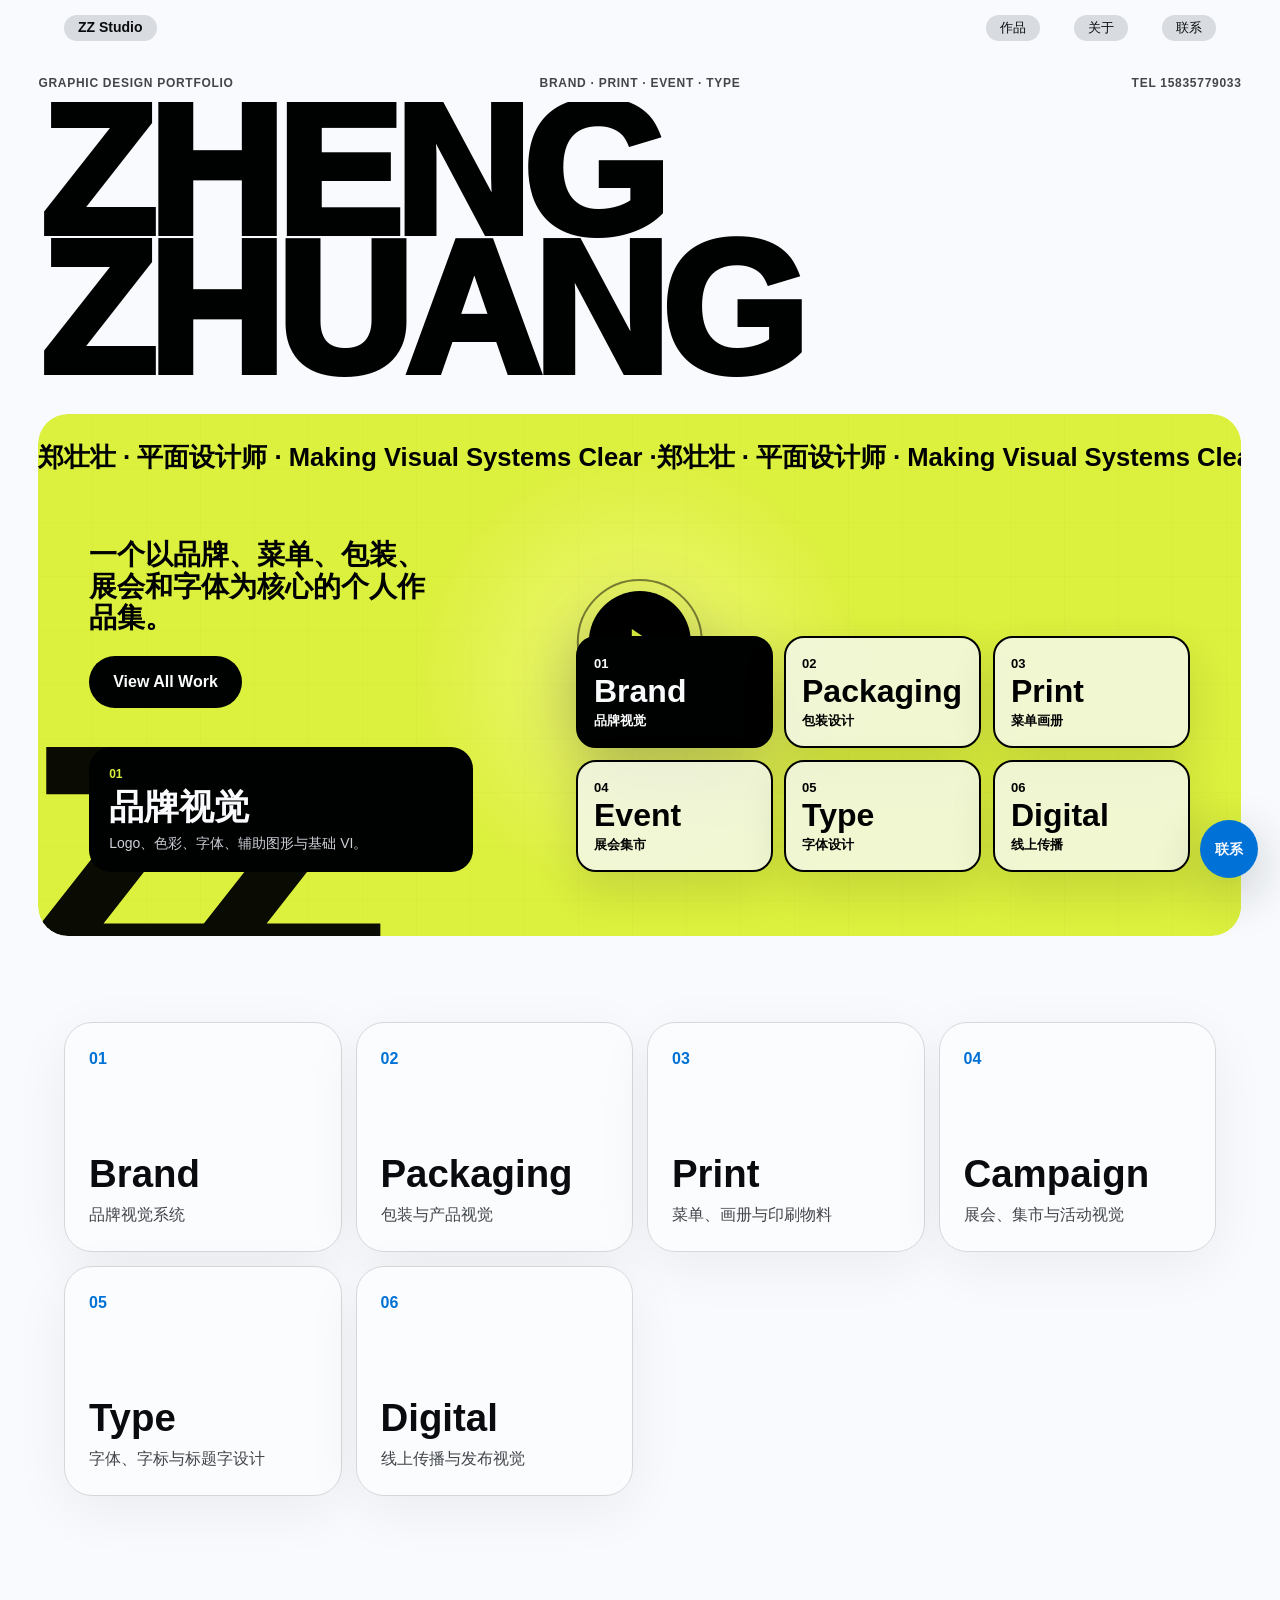
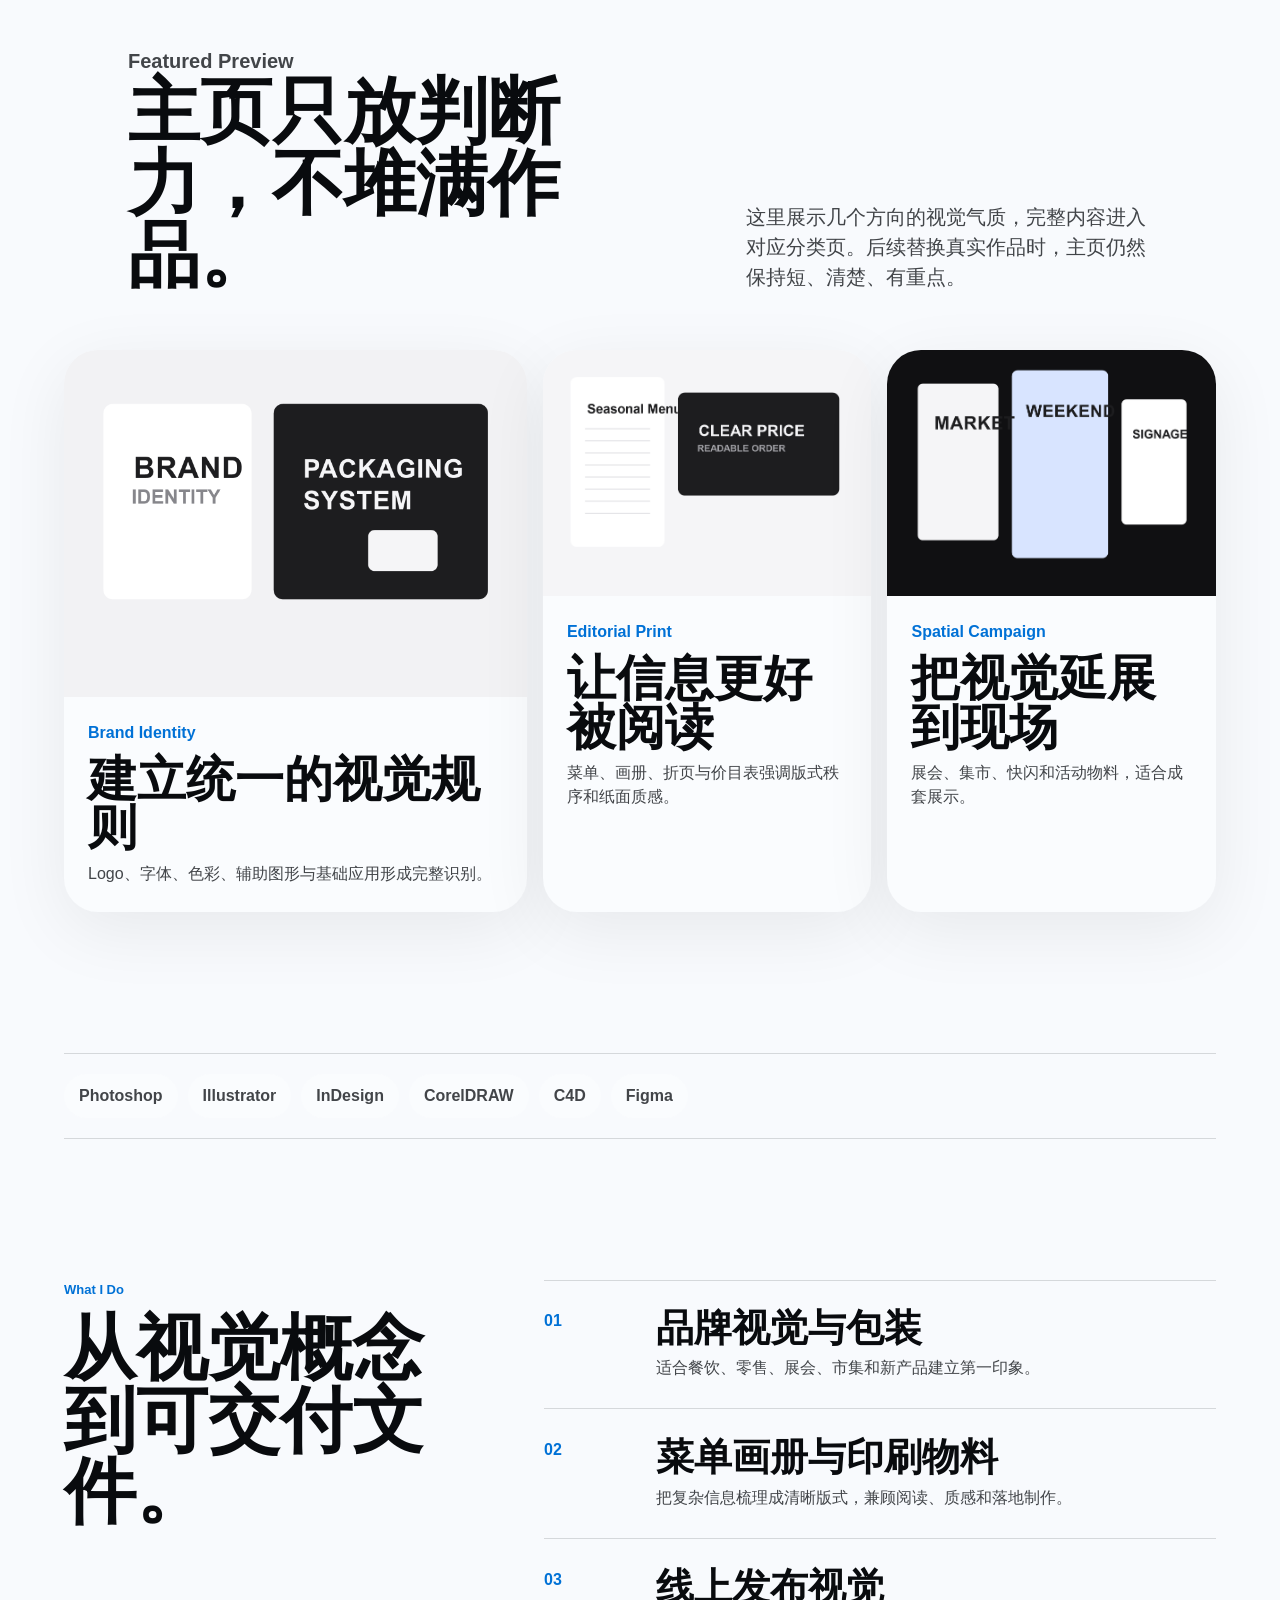
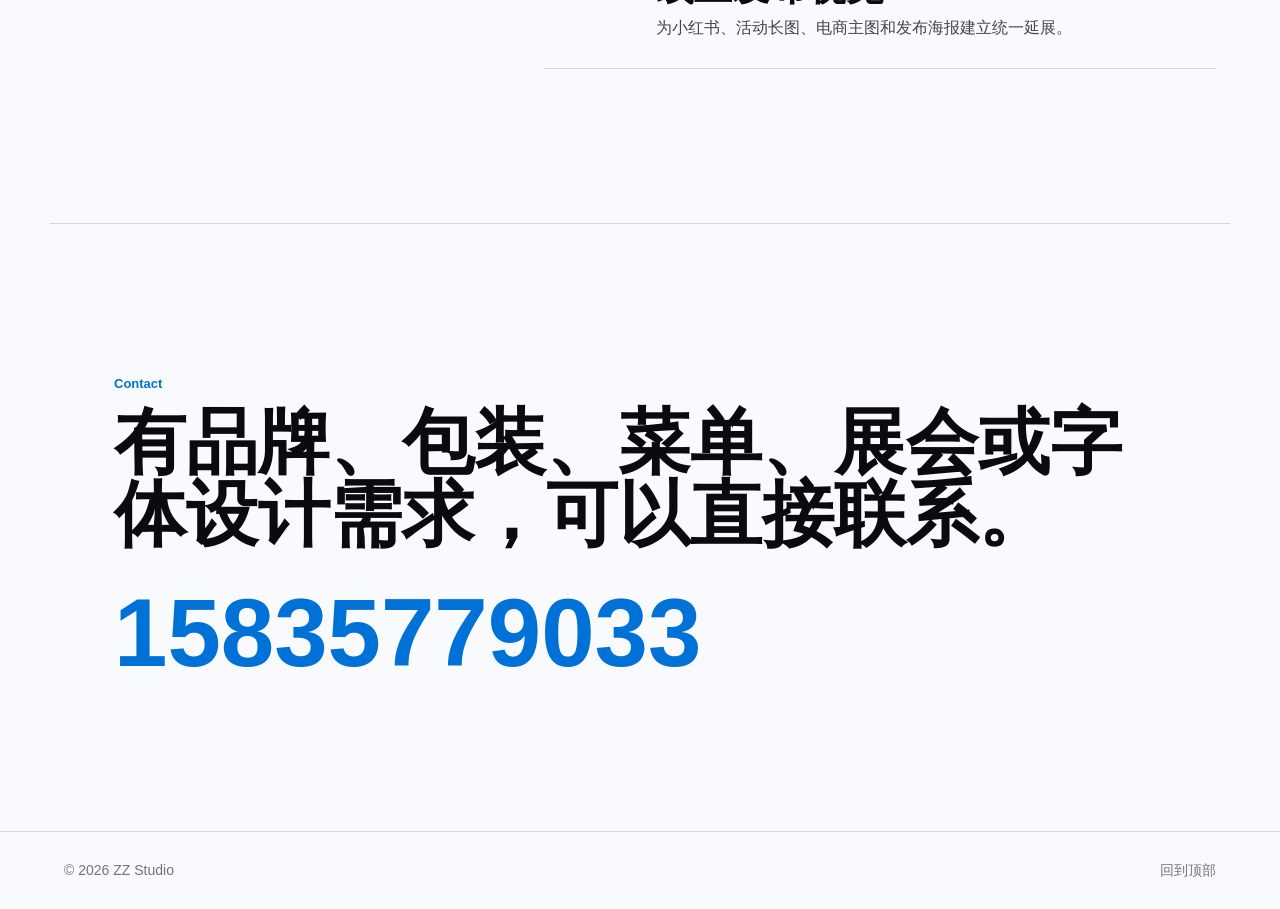
<file: index.html>
<!doctype html>
<!-- pages-refresh: restore subscription aliases 2026-07-09 -->
<html lang="zh-CN">
  <head>
    <meta charset="utf-8" />
    <meta name="viewport" content="width=device-width, initial-scale=1" />
    <meta name="description" content="郑壮壮，平面设计师作品集。品牌视觉、包装、印刷物料、活动视觉、字体与线上传播设计。" />
    <title>郑壮壮 | 平面设计师作品集</title>
    <link rel="icon" href="assets/favicon.svg" type="image/svg+xml" />
    <link rel="stylesheet" href="styles.css" />
  </head>
  <body class="home-page agency-page">
    <div class="progress" aria-hidden="true"></div>
    <header class="site-header" data-header>
      <a class="brand" href="index.html">ZZ Studio</a>
      <nav class="nav" aria-label="主导航">
        <a href="works.html">作品</a>
        <a href="about.html">关于</a>
        <a href="contact.html">联系</a>
      </nav>
    </header>

    <main id="top">
      <section class="agency-hero" data-lab>
        <div class="agency-topline reveal">
          <span>Graphic Design Portfolio</span>
          <span>Brand · Print · Event · Type</span>
          <span>TEL 15835779033</span>
        </div>

        <div class="agency-wordmark reveal" aria-label="ZZ Studio">
          <span>ZHENG</span>
          <span>ZHUANG</span>
        </div>

        <div class="agency-panel reveal">
          <div class="agency-marquee" aria-hidden="true">
            <span>郑壮壮 · 平面设计师 · Making Visual Systems Clear · </span>
            <span>郑壮壮 · 平面设计师 · Making Visual Systems Clear · </span>
          </div>

          <div class="agency-play" aria-hidden="true">
            <span></span>
          </div>

          <div class="agency-intro">
            <p>一个以品牌、菜单、包装、展会和字体为核心的个人作品集。</p>
            <a href="works.html">View All Work</a>
          </div>

          <div class="agency-grid" aria-label="作品分类交互入口">
            <a class="lab-node agency-node is-active" href="brand.html" data-lab-node data-label="品牌视觉" data-desc="Logo、色彩、字体、辅助图形与基础 VI。">
              <span>01</span>
              <strong>Brand</strong>
              <small>品牌视觉</small>
            </a>
            <a class="lab-node agency-node" href="packaging.html" data-lab-node data-label="包装设计" data-desc="产品盒、瓶贴、礼盒和系列包装视觉。">
              <span>02</span>
              <strong>Packaging</strong>
              <small>包装设计</small>
            </a>
            <a class="lab-node agency-node" href="print.html" data-lab-node data-label="菜单画册" data-desc="菜单、画册、折页、价目表与印刷物料。">
              <span>03</span>
              <strong>Print</strong>
              <small>菜单画册</small>
            </a>
            <a class="lab-node agency-node" href="campaign.html" data-lab-node data-label="展会集市" data-desc="展会、集市、快闪和线下活动视觉系统。">
              <span>04</span>
              <strong>Event</strong>
              <small>展会集市</small>
            </a>
            <a class="lab-node agency-node" href="type.html" data-lab-node data-label="字体设计" data-desc="标题字、品牌字标、活动字体和字形实验。">
              <span>05</span>
              <strong>Type</strong>
              <small>字体设计</small>
            </a>
            <a class="lab-node agency-node" href="digital.html" data-lab-node data-label="线上传播" data-desc="社媒封面、活动长图、电商主图和发布视觉。">
              <span>06</span>
              <strong>Digital</strong>
              <small>线上传播</small>
            </a>
          </div>

          <div class="agency-focus" aria-live="polite">
            <span data-lab-index>01</span>
            <strong data-lab-title>品牌视觉</strong>
            <p data-lab-desc>Logo、色彩、字体、辅助图形与基础 VI。</p>
          </div>
        </div>
      </section>

      <section class="home-links" aria-label="作品分类入口">
        <a class="chapter reveal" href="brand.html">
          <span>01</span>
          <h2>Brand</h2>
          <p>品牌视觉系统</p>
        </a>
        <a class="chapter reveal" href="packaging.html">
          <span>02</span>
          <h2>Packaging</h2>
          <p>包装与产品视觉</p>
        </a>
        <a class="chapter reveal" href="print.html">
          <span>03</span>
          <h2>Print</h2>
          <p>菜单、画册与印刷物料</p>
        </a>
        <a class="chapter reveal" href="campaign.html">
          <span>04</span>
          <h2>Campaign</h2>
          <p>展会、集市与活动视觉</p>
        </a>
        <a class="chapter reveal" href="type.html">
          <span>05</span>
          <h2>Type</h2>
          <p>字体、字标与标题字设计</p>
        </a>
        <a class="chapter reveal" href="digital.html">
          <span>06</span>
          <h2>Digital</h2>
          <p>线上传播与发布视觉</p>
        </a>
      </section>

      <section class="home-showcase" aria-label="精选预览">
        <div class="section-head">
          <div>
            <p class="eyebrow reveal">Featured Preview</p>
            <h2 class="reveal">主页只放判断力，不堆满作品。</h2>
          </div>
          <p class="reveal">这里展示几个方向的视觉气质，完整内容进入对应分类页。后续替换真实作品时，主页仍然保持短、清楚、有重点。</p>
        </div>
        <div class="preview-row">
          <a class="preview-card reveal" href="brand.html">
            <img src="assets/premium/brand-case.png" alt="品牌视觉项目预览" />
            <span>Brand Identity</span>
            <h3>建立统一的视觉规则</h3>
            <p>Logo、字体、色彩、辅助图形与基础应用形成完整识别。</p>
          </a>
          <a class="preview-card reveal" href="print.html">
            <img src="assets/premium/menu-case.png" alt="菜单与印刷项目预览" />
            <span>Editorial Print</span>
            <h3>让信息更好被阅读</h3>
            <p>菜单、画册、折页与价目表强调版式秩序和纸面质感。</p>
          </a>
          <a class="preview-card reveal" href="campaign.html">
            <img src="assets/premium/event-case.png" alt="活动视觉项目预览" />
            <span>Spatial Campaign</span>
            <h3>把视觉延展到现场</h3>
            <p>展会、集市、快闪和活动物料，适合成套展示。</p>
          </a>
        </div>
      </section>

      <section class="software-strip reveal" aria-label="软件能力">
        <p>Photoshop</p>
        <p>Illustrator</p>
        <p>InDesign</p>
        <p>CorelDRAW</p>
        <p>C4D</p>
        <p>Figma</p>
      </section>

      <section class="home-summary" aria-label="服务能力摘要">
        <div>
          <p class="eyebrow reveal">What I Do</p>
          <div class="summary-head">
            <h2 class="reveal">从视觉概念到可交付文件。</h2>
          </div>
        </div>
        <div class="summary-list">
          <a class="summary-item reveal" href="brand.html">
            <span>01</span>
            <div>
              <h3>品牌视觉与包装</h3>
              <p>适合餐饮、零售、展会、市集和新产品建立第一印象。</p>
            </div>
          </a>
          <a class="summary-item reveal" href="print.html">
            <span>02</span>
            <div>
              <h3>菜单画册与印刷物料</h3>
              <p>把复杂信息梳理成清晰版式，兼顾阅读、质感和落地制作。</p>
            </div>
          </a>
          <a class="summary-item reveal" href="digital.html">
            <span>03</span>
            <div>
              <h3>线上发布视觉</h3>
              <p>为小红书、活动长图、电商主图和发布海报建立统一延展。</p>
            </div>
          </a>
        </div>
      </section>

      <section class="home-contact">
        <p class="eyebrow reveal">Contact</p>
        <h2 class="reveal">有品牌、包装、菜单、展会或字体设计需求，可以直接联系。</h2>
        <a class="phone reveal" href="tel:15835779033">15835779033</a>
      </section>
    </main>

    <a class="sticky-contact" href="tel:15835779033">联系</a>
    <footer class="footer"><p>© 2026 ZZ Studio</p><a href="#top">回到顶部</a></footer>
    <script src="script.js"></script>
  </body>
</html>
</file>
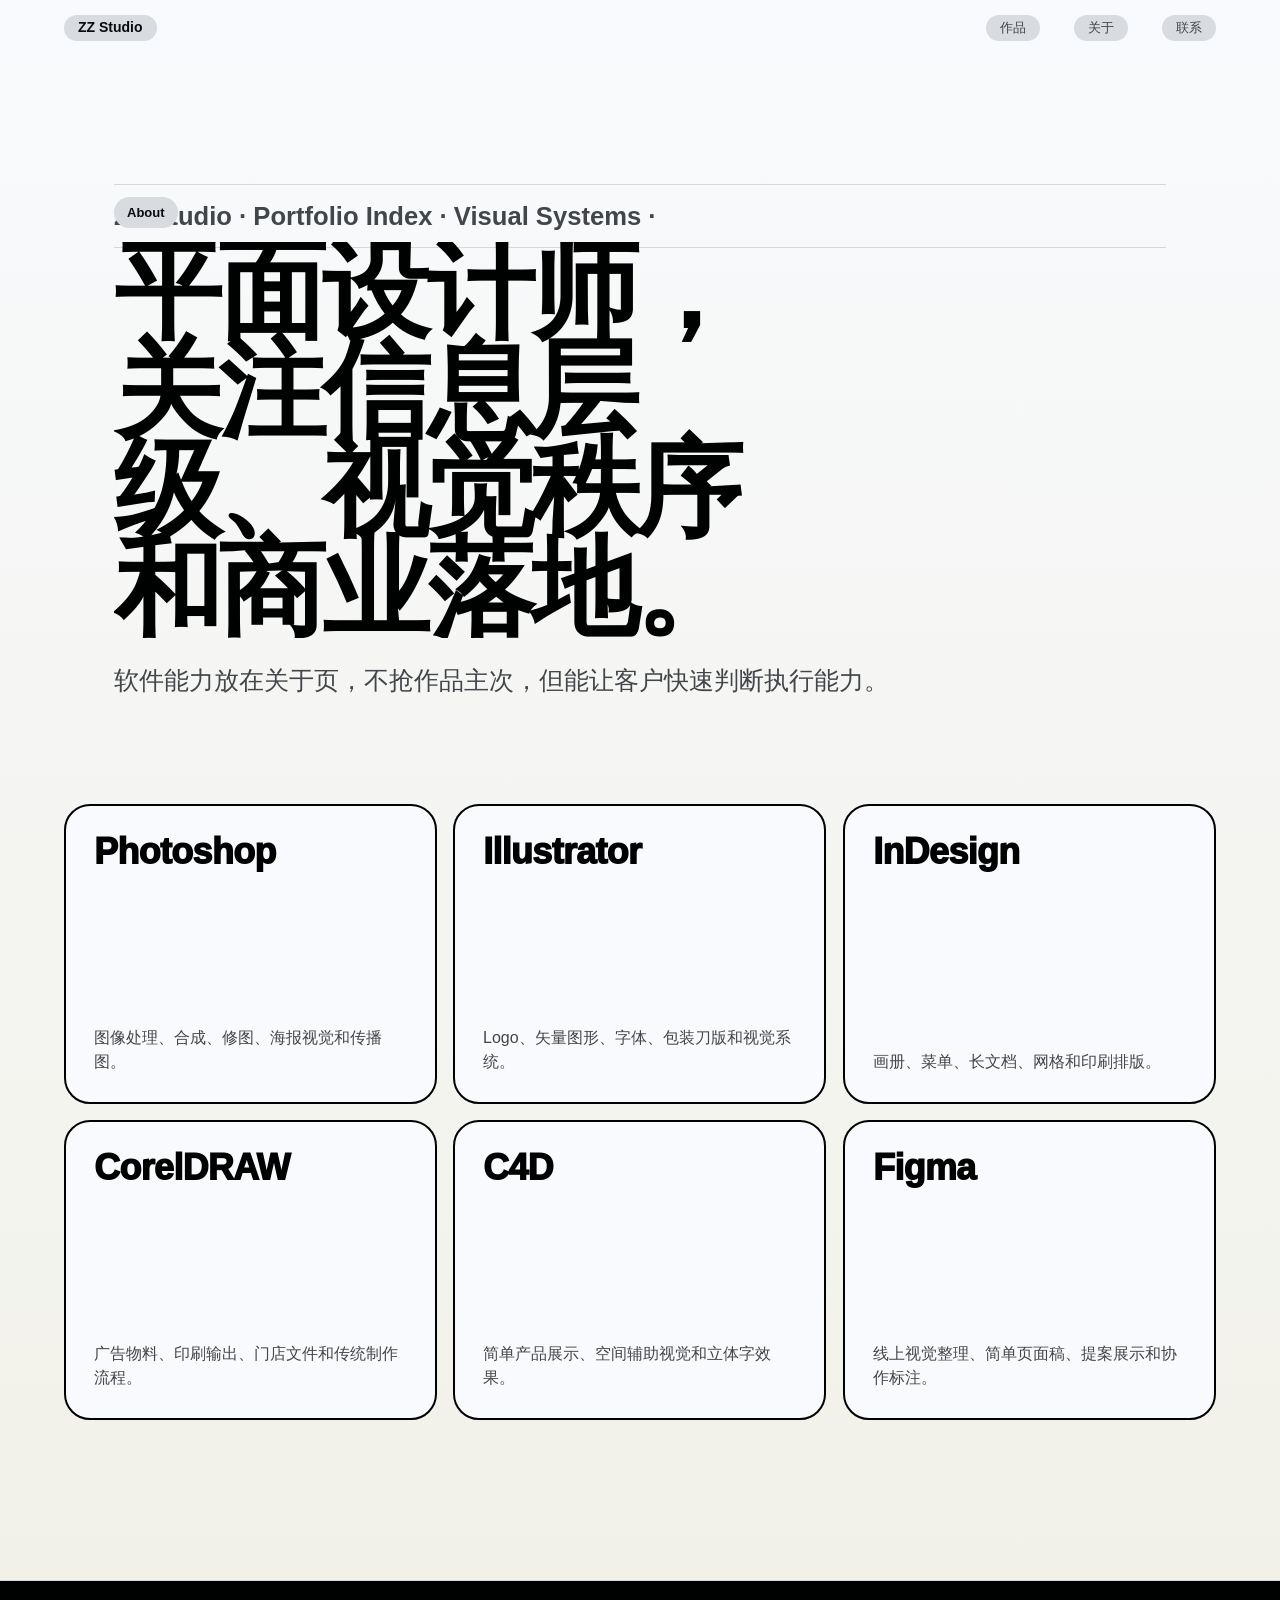
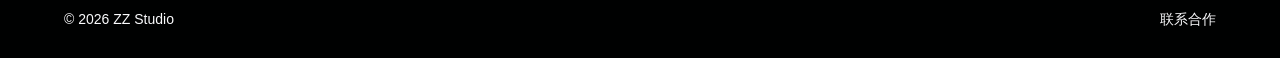
<file: about.html>
<!doctype html>
<html lang="zh-CN">
  <head>
    <meta charset="utf-8" />
    <meta name="viewport" content="width=device-width, initial-scale=1" />
    <title>关于与软件能力 | ZZ Studio</title>
    <link rel="icon" href="assets/favicon.svg" type="image/svg+xml" />
    <link rel="stylesheet" href="styles.css" />
  </head>
  <body>
    <div class="progress" aria-hidden="true"></div>
    <header class="site-header" data-header>
      <a class="brand" href="index.html">ZZ Studio</a>
      <nav class="nav" aria-label="主导航"><a href="works.html">作品</a><a href="about.html">关于</a><a href="contact.html">联系</a></nav>
    </header>
    <main>
      <section class="page-hero">
        <p class="eyebrow reveal">About</p>
        <h1 class="reveal">平面设计师，关注信息层级、视觉秩序和商业落地。</h1>
        <p class="hero-lead reveal">软件能力放在关于页，不抢作品主次，但能让客户快速判断执行能力。</p>
      </section>
      <section class="service-grid software-page">
        <div class="service reveal"><span>Photoshop</span><p>图像处理、合成、修图、海报视觉和传播图。</p></div>
        <div class="service reveal"><span>Illustrator</span><p>Logo、矢量图形、字体、包装刀版和视觉系统。</p></div>
        <div class="service reveal"><span>InDesign</span><p>画册、菜单、长文档、网格和印刷排版。</p></div>
        <div class="service reveal"><span>CorelDRAW</span><p>广告物料、印刷输出、门店文件和传统制作流程。</p></div>
        <div class="service reveal"><span>C4D</span><p>简单产品展示、空间辅助视觉和立体字效果。</p></div>
        <div class="service reveal"><span>Figma</span><p>线上视觉整理、简单页面稿、提案展示和协作标注。</p></div>
      </section>
    </main>
    <footer class="footer"><p>© 2026 ZZ Studio</p><a href="contact.html">联系合作</a></footer>
    <script src="script.js"></script>
  </body>
</html>
</file>
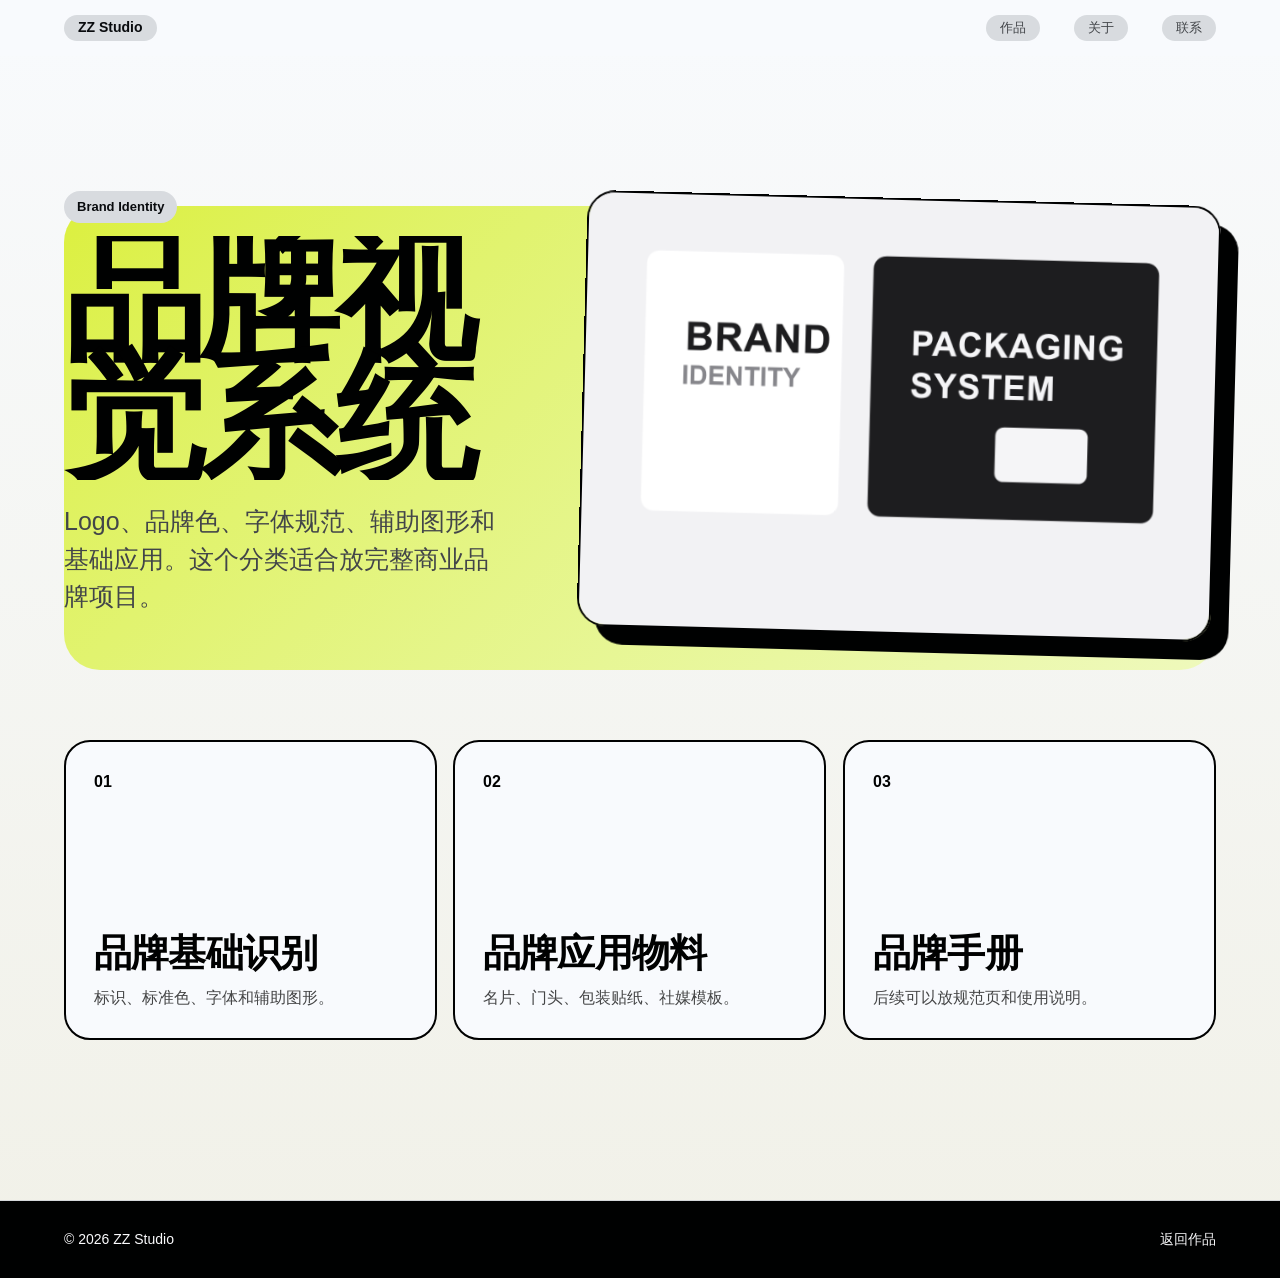
<file: brand.html>
<!doctype html>
<html lang="zh-CN">
  <head><meta charset="utf-8" /><meta name="viewport" content="width=device-width, initial-scale=1" /><title>品牌视觉 | ZZ Studio</title><link rel="icon" href="assets/favicon.svg" type="image/svg+xml" /><link rel="stylesheet" href="styles.css" /></head>
  <body>
    <div class="progress" aria-hidden="true"></div>
    <header class="site-header" data-header><a class="brand" href="index.html">ZZ Studio</a><nav class="nav"><a href="works.html">作品</a><a href="about.html">关于</a><a href="contact.html">联系</a></nav></header>
    <main>
      <section class="category-hero"><div><p class="eyebrow reveal">Brand Identity</p><h1 class="reveal">品牌视觉系统</h1><p class="hero-lead reveal">Logo、品牌色、字体规范、辅助图形和基础应用。这个分类适合放完整商业品牌项目。</p></div><img class="reveal" src="assets/premium/brand-case.png" alt="品牌视觉系统展示" /></section>
      <section class="project-grid">
        <article class="placeholder-card reveal"><span>01</span><h2>品牌基础识别</h2><p>标识、标准色、字体和辅助图形。</p></article>
        <article class="placeholder-card reveal"><span>02</span><h2>品牌应用物料</h2><p>名片、门头、包装贴纸、社媒模板。</p></article>
        <article class="placeholder-card reveal"><span>03</span><h2>品牌手册</h2><p>后续可以放规范页和使用说明。</p></article>
      </section>
    </main>
    <footer class="footer"><p>© 2026 ZZ Studio</p><a href="works.html">返回作品</a></footer><script src="script.js"></script>
  </body>
</html>
</file>
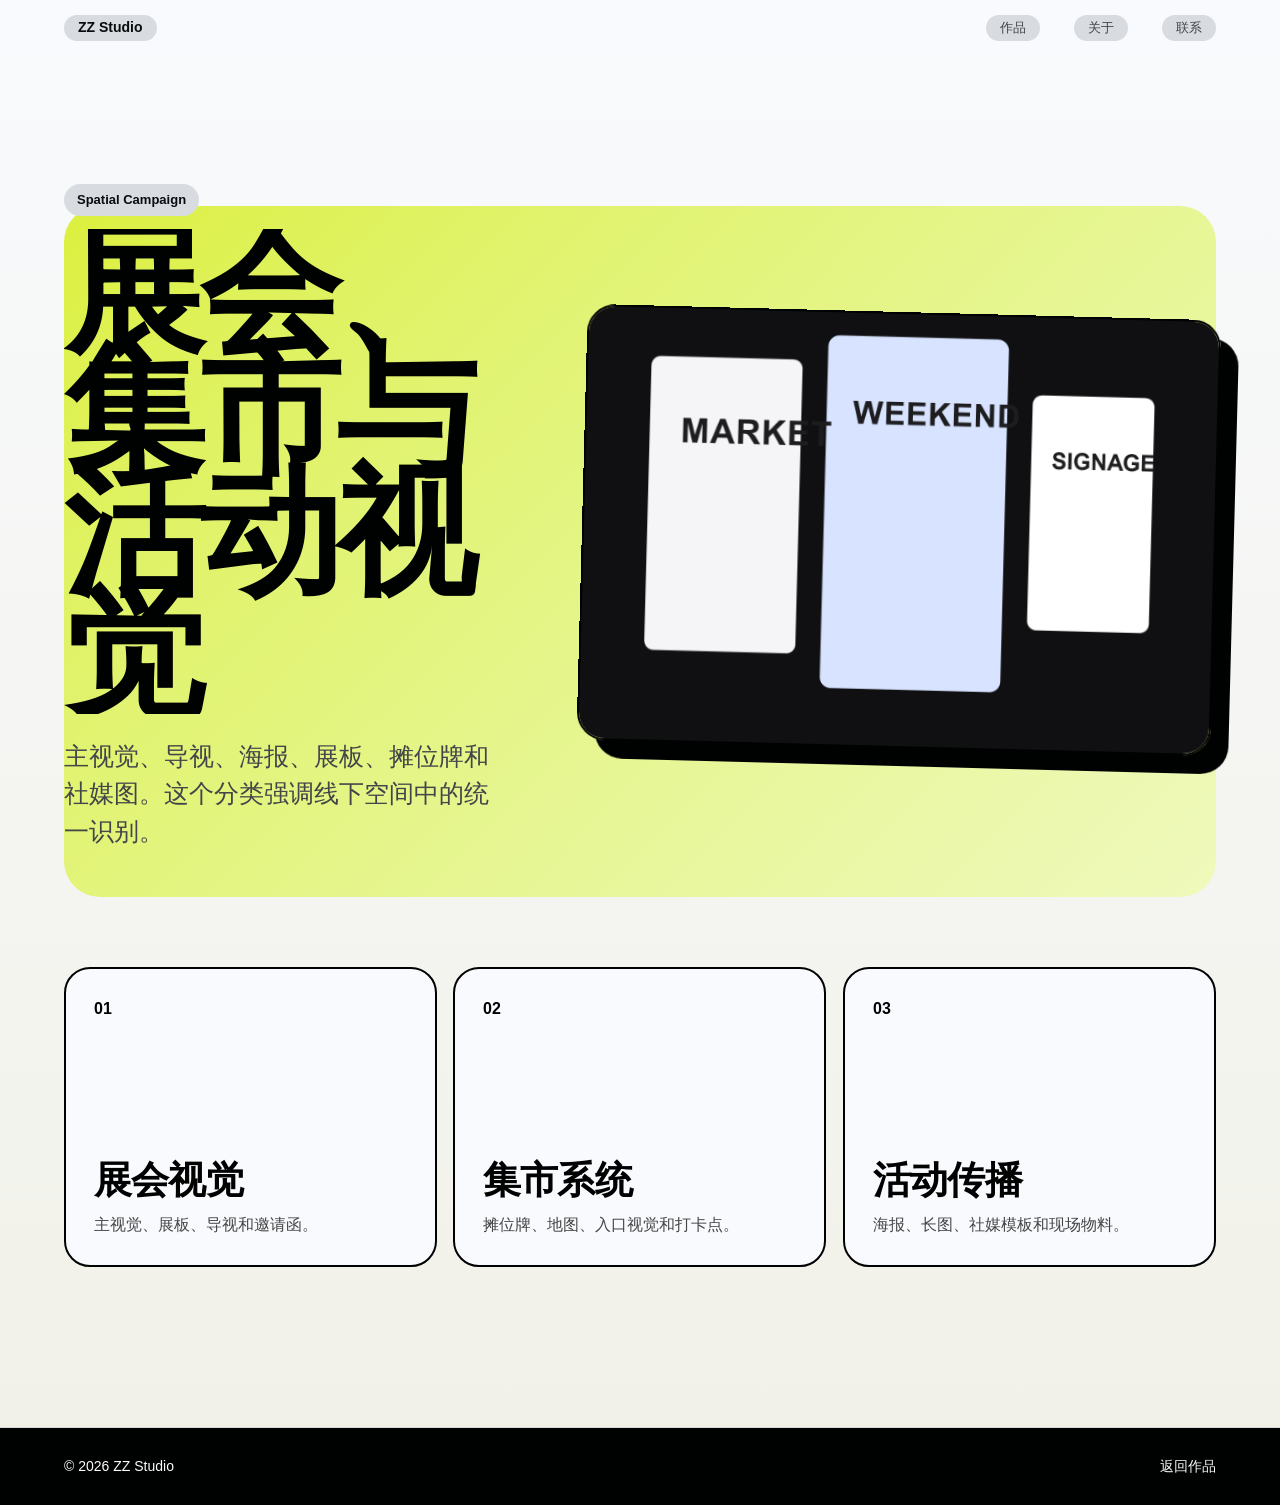
<file: campaign.html>
<!doctype html>
<html lang="zh-CN">
  <head><meta charset="utf-8" /><meta name="viewport" content="width=device-width, initial-scale=1" /><title>活动视觉 | ZZ Studio</title><link rel="icon" href="assets/favicon.svg" type="image/svg+xml" /><link rel="stylesheet" href="styles.css" /></head>
  <body>
    <div class="progress" aria-hidden="true"></div>
    <header class="site-header" data-header><a class="brand" href="index.html">ZZ Studio</a><nav class="nav"><a href="works.html">作品</a><a href="about.html">关于</a><a href="contact.html">联系</a></nav></header>
    <main>
      <section class="category-hero"><div><p class="eyebrow reveal">Spatial Campaign</p><h1 class="reveal">展会、集市与活动视觉</h1><p class="hero-lead reveal">主视觉、导视、海报、展板、摊位牌和社媒图。这个分类强调线下空间中的统一识别。</p></div><img class="reveal" src="assets/premium/event-case.png" alt="活动视觉展示" /></section>
      <section class="project-grid">
        <article class="placeholder-card reveal"><span>01</span><h2>展会视觉</h2><p>主视觉、展板、导视和邀请函。</p></article>
        <article class="placeholder-card reveal"><span>02</span><h2>集市系统</h2><p>摊位牌、地图、入口视觉和打卡点。</p></article>
        <article class="placeholder-card reveal"><span>03</span><h2>活动传播</h2><p>海报、长图、社媒模板和现场物料。</p></article>
      </section>
    </main>
    <footer class="footer"><p>© 2026 ZZ Studio</p><a href="works.html">返回作品</a></footer><script src="script.js"></script>
  </body>
</html>
</file>
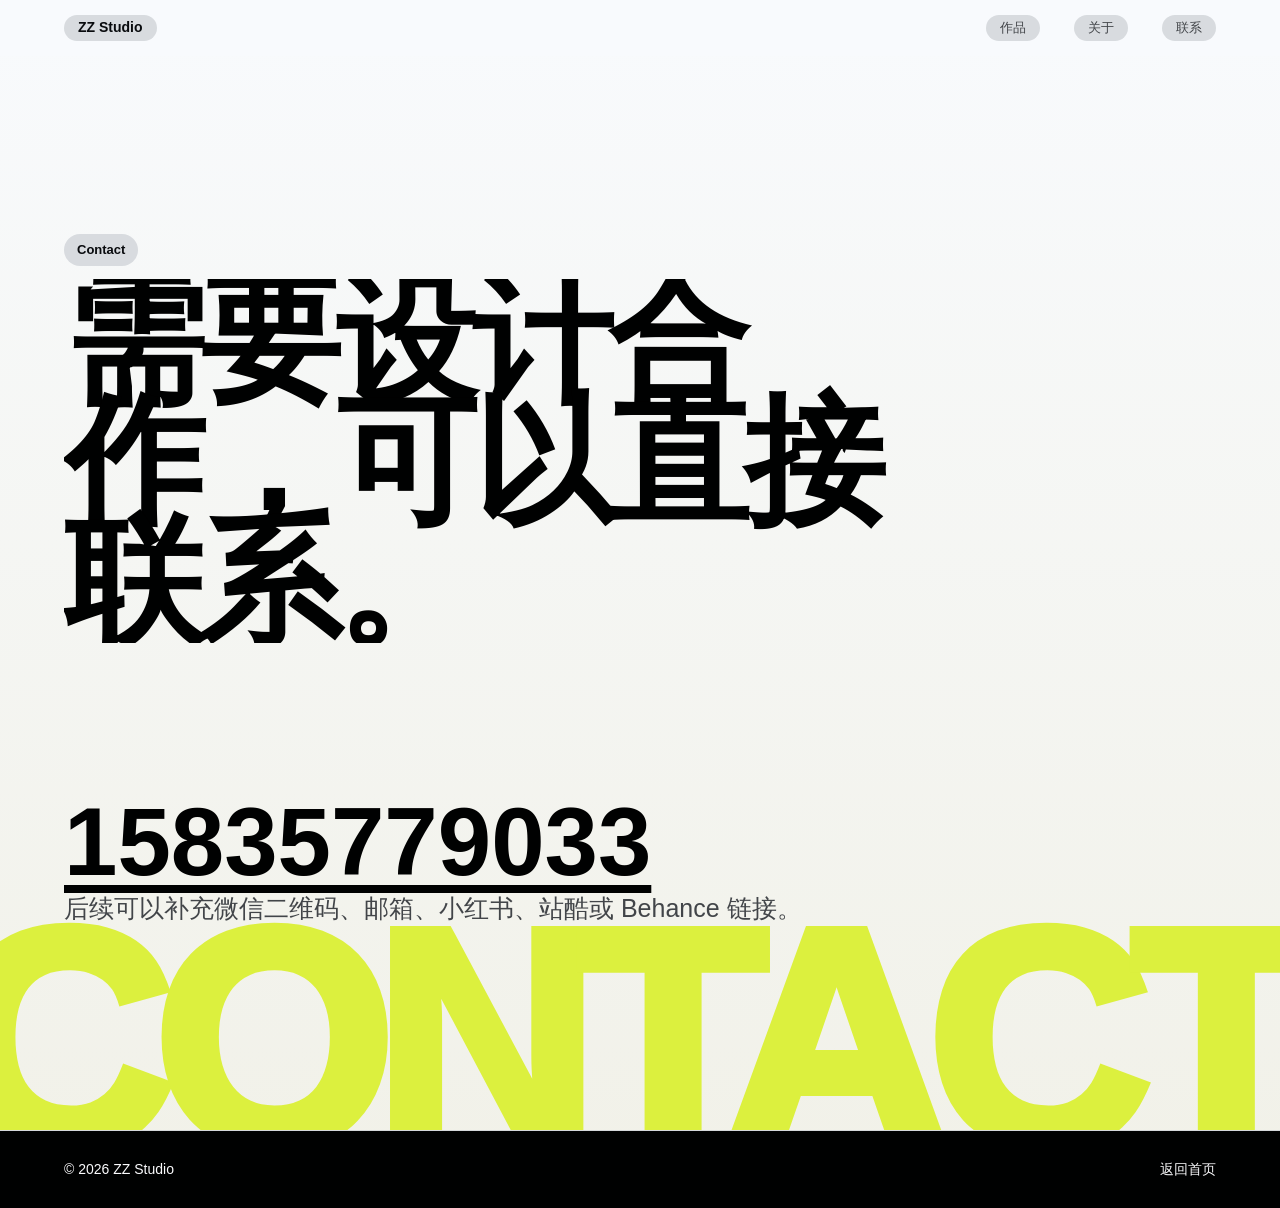
<file: contact.html>
<!doctype html>
<html lang="zh-CN">
  <head>
    <meta charset="utf-8" />
    <meta name="viewport" content="width=device-width, initial-scale=1" />
    <title>联系 | ZZ Studio</title>
    <link rel="icon" href="assets/favicon.svg" type="image/svg+xml" />
    <link rel="stylesheet" href="styles.css" />
  </head>
  <body>
    <div class="progress" aria-hidden="true"></div>
    <header class="site-header" data-header>
      <a class="brand" href="index.html">ZZ Studio</a>
      <nav class="nav" aria-label="主导航"><a href="works.html">作品</a><a href="about.html">关于</a><a href="contact.html">联系</a></nav>
    </header>
    <main>
      <section class="contact contact-page">
        <p class="eyebrow reveal">Contact</p>
        <h1 class="reveal">需要设计合作，可以直接联系。</h1>
        <a class="phone reveal" href="tel:15835779033">15835779033</a>
        <p class="hero-lead reveal">后续可以补充微信二维码、邮箱、小红书、站酷或 Behance 链接。</p>
      </section>
    </main>
    <footer class="footer"><p>© 2026 ZZ Studio</p><a href="index.html">返回首页</a></footer>
    <script src="script.js"></script>
  </body>
</html>
</file>
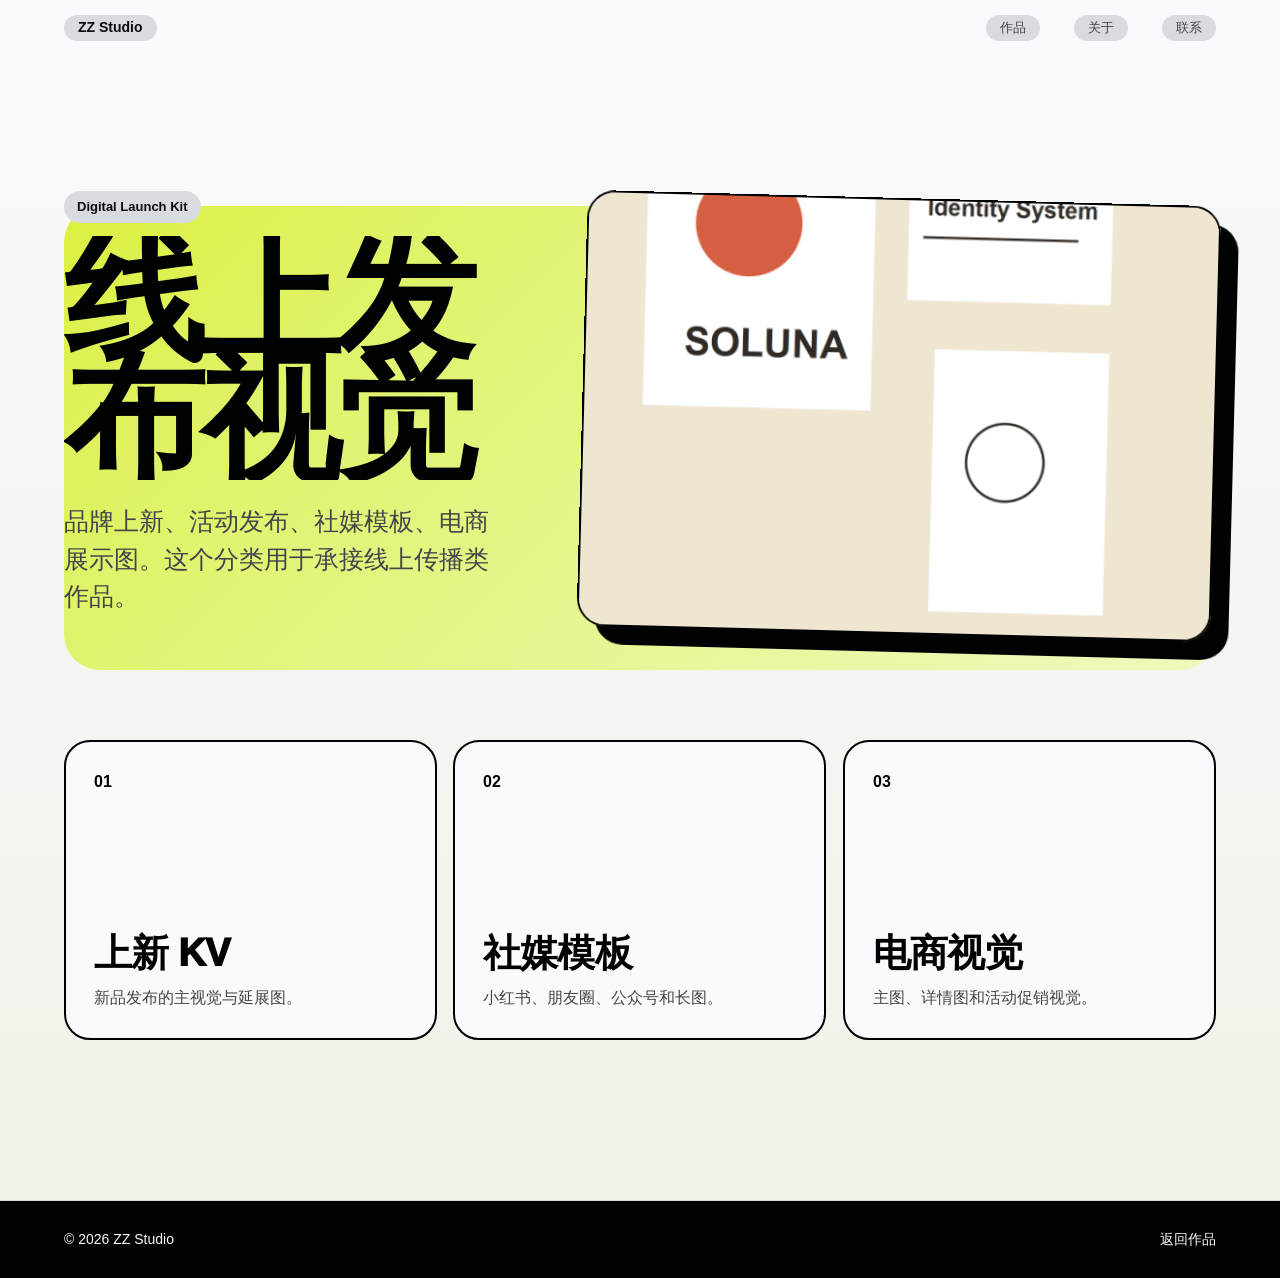
<file: digital.html>
<!doctype html>
<html lang="zh-CN">
  <head><meta charset="utf-8" /><meta name="viewport" content="width=device-width, initial-scale=1" /><title>线上传播 | ZZ Studio</title><link rel="icon" href="assets/favicon.svg" type="image/svg+xml" /><link rel="stylesheet" href="styles.css" /></head>
  <body>
    <div class="progress" aria-hidden="true"></div>
    <header class="site-header" data-header><a class="brand" href="index.html">ZZ Studio</a><nav class="nav"><a href="works.html">作品</a><a href="about.html">关于</a><a href="contact.html">联系</a></nav></header>
    <main>
      <section class="category-hero"><div><p class="eyebrow reveal">Digital Launch Kit</p><h1 class="reveal">线上发布视觉</h1><p class="hero-lead reveal">品牌上新、活动发布、社媒模板、电商展示图。这个分类用于承接线上传播类作品。</p></div><img class="reveal" src="assets/brand-work.png" alt="线上传播视觉展示" /></section>
      <section class="project-grid">
        <article class="placeholder-card reveal"><span>01</span><h2>上新 KV</h2><p>新品发布的主视觉与延展图。</p></article>
        <article class="placeholder-card reveal"><span>02</span><h2>社媒模板</h2><p>小红书、朋友圈、公众号和长图。</p></article>
        <article class="placeholder-card reveal"><span>03</span><h2>电商视觉</h2><p>主图、详情图和活动促销视觉。</p></article>
      </section>
    </main>
    <footer class="footer"><p>© 2026 ZZ Studio</p><a href="works.html">返回作品</a></footer><script src="script.js"></script>
  </body>
</html>
</file>
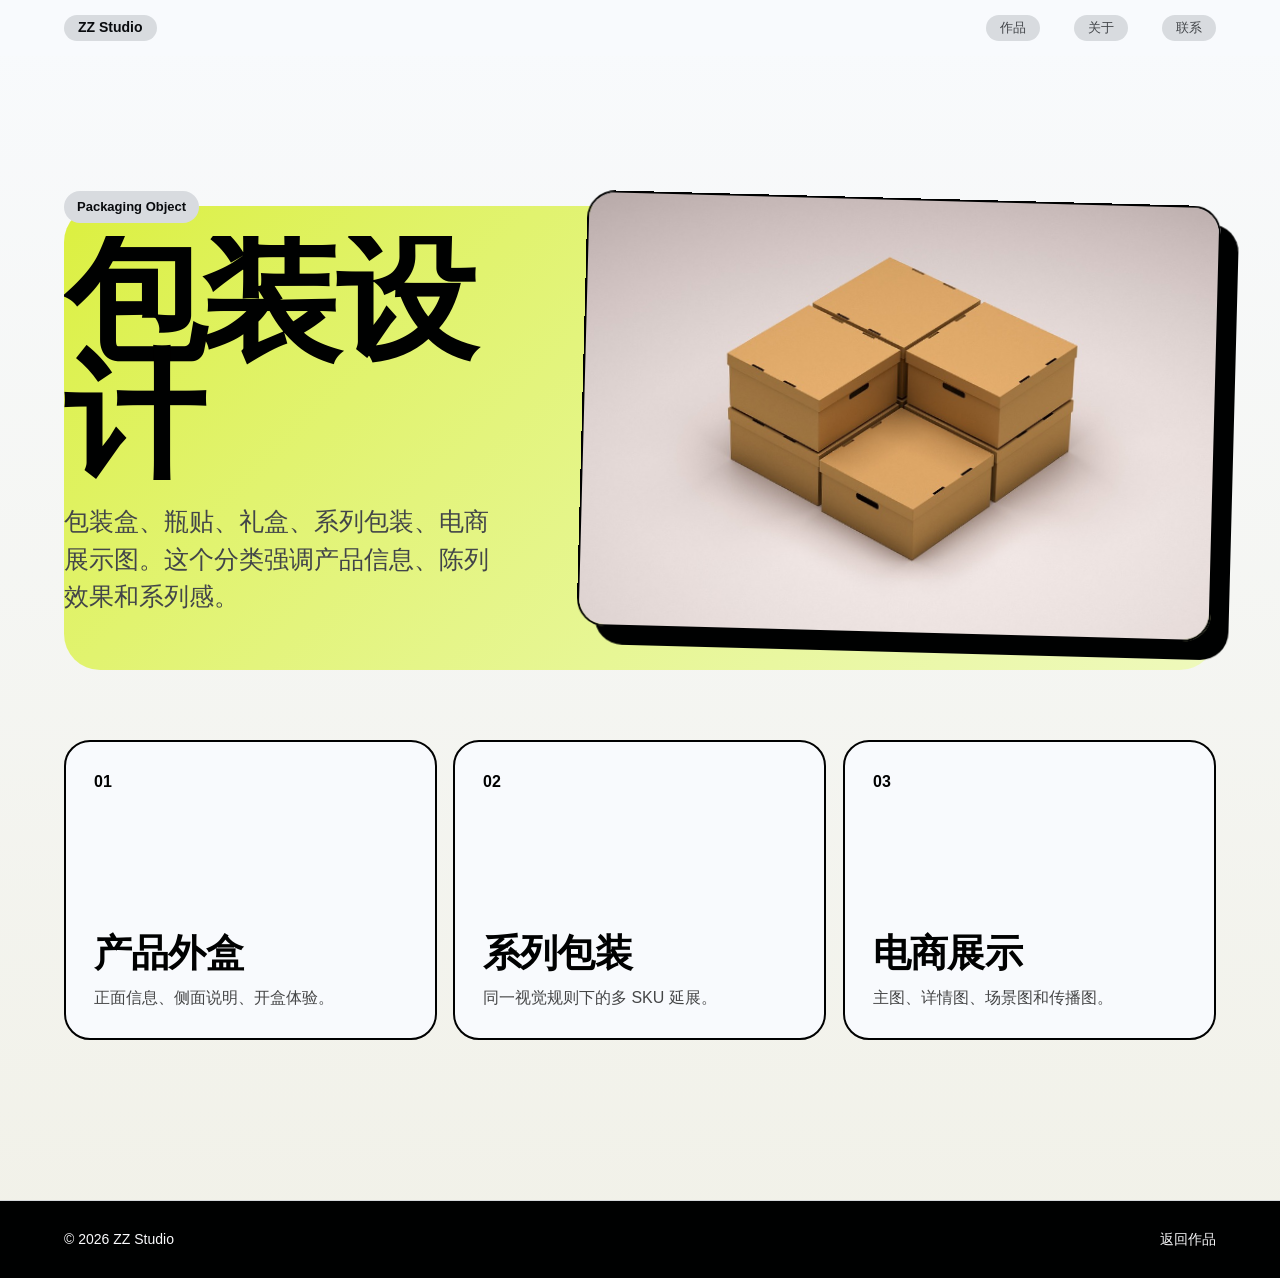
<file: packaging.html>
<!doctype html>
<html lang="zh-CN">
  <head><meta charset="utf-8" /><meta name="viewport" content="width=device-width, initial-scale=1" /><title>包装设计 | ZZ Studio</title><link rel="icon" href="assets/favicon.svg" type="image/svg+xml" /><link rel="stylesheet" href="styles.css" /></head>
  <body>
    <div class="progress" aria-hidden="true"></div>
    <header class="site-header" data-header><a class="brand" href="index.html">ZZ Studio</a><nav class="nav"><a href="works.html">作品</a><a href="about.html">关于</a><a href="contact.html">联系</a></nav></header>
    <main>
      <section class="category-hero"><div><p class="eyebrow reveal">Packaging Object</p><h1 class="reveal">包装设计</h1><p class="hero-lead reveal">包装盒、瓶贴、礼盒、系列包装、电商展示图。这个分类强调产品信息、陈列效果和系列感。</p></div><img class="reveal" src="assets/web/packaging-boxes.jpg" alt="包装设计展示" /></section>
      <section class="project-grid">
        <article class="placeholder-card reveal"><span>01</span><h2>产品外盒</h2><p>正面信息、侧面说明、开盒体验。</p></article>
        <article class="placeholder-card reveal"><span>02</span><h2>系列包装</h2><p>同一视觉规则下的多 SKU 延展。</p></article>
        <article class="placeholder-card reveal"><span>03</span><h2>电商展示</h2><p>主图、详情图、场景图和传播图。</p></article>
      </section>
    </main>
    <footer class="footer"><p>© 2026 ZZ Studio</p><a href="works.html">返回作品</a></footer><script src="script.js"></script>
  </body>
</html>
</file>
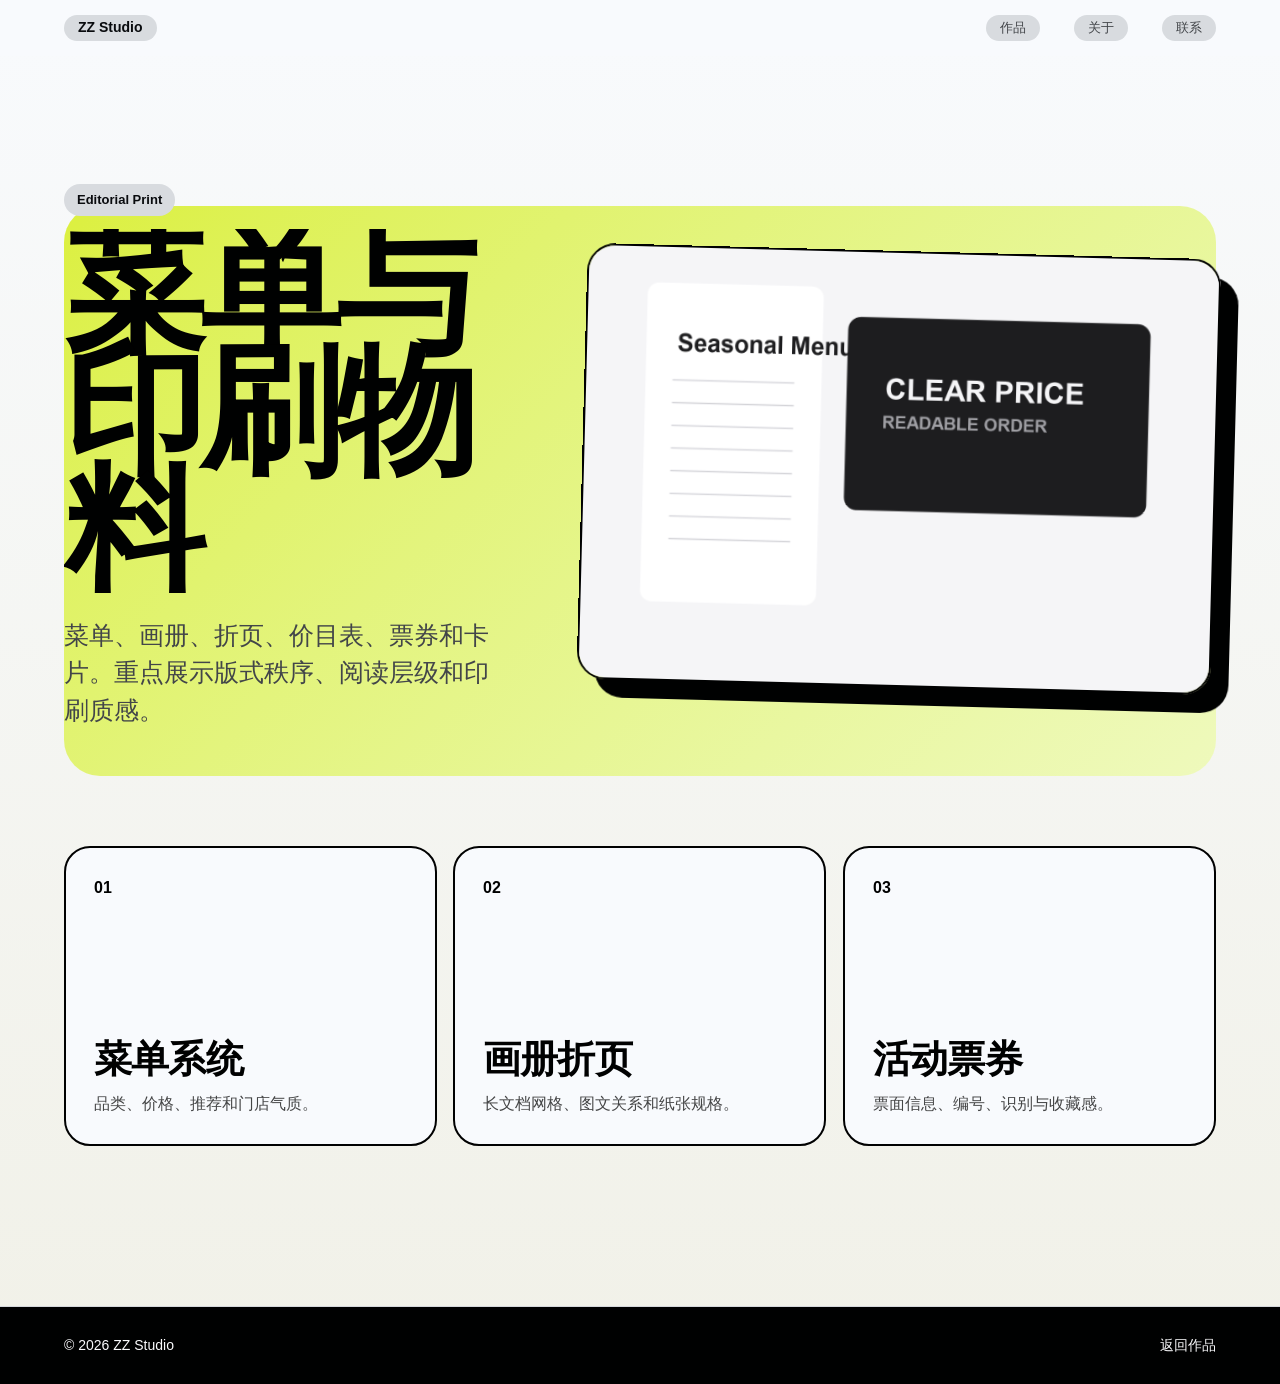
<file: print.html>
<!doctype html>
<html lang="zh-CN">
  <head><meta charset="utf-8" /><meta name="viewport" content="width=device-width, initial-scale=1" /><title>印刷物料 | ZZ Studio</title><link rel="icon" href="assets/favicon.svg" type="image/svg+xml" /><link rel="stylesheet" href="styles.css" /></head>
  <body>
    <div class="progress" aria-hidden="true"></div>
    <header class="site-header" data-header><a class="brand" href="index.html">ZZ Studio</a><nav class="nav"><a href="works.html">作品</a><a href="about.html">关于</a><a href="contact.html">联系</a></nav></header>
    <main>
      <section class="category-hero"><div><p class="eyebrow reveal">Editorial Print</p><h1 class="reveal">菜单与印刷物料</h1><p class="hero-lead reveal">菜单、画册、折页、价目表、票券和卡片。重点展示版式秩序、阅读层级和印刷质感。</p></div><img class="reveal" src="assets/premium/menu-case.png" alt="菜单和印刷物料展示" /></section>
      <section class="project-grid">
        <article class="placeholder-card reveal"><span>01</span><h2>菜单系统</h2><p>品类、价格、推荐和门店气质。</p></article>
        <article class="placeholder-card reveal"><span>02</span><h2>画册折页</h2><p>长文档网格、图文关系和纸张规格。</p></article>
        <article class="placeholder-card reveal"><span>03</span><h2>活动票券</h2><p>票面信息、编号、识别与收藏感。</p></article>
      </section>
    </main>
    <footer class="footer"><p>© 2026 ZZ Studio</p><a href="works.html">返回作品</a></footer><script src="script.js"></script>
  </body>
</html>
</file>
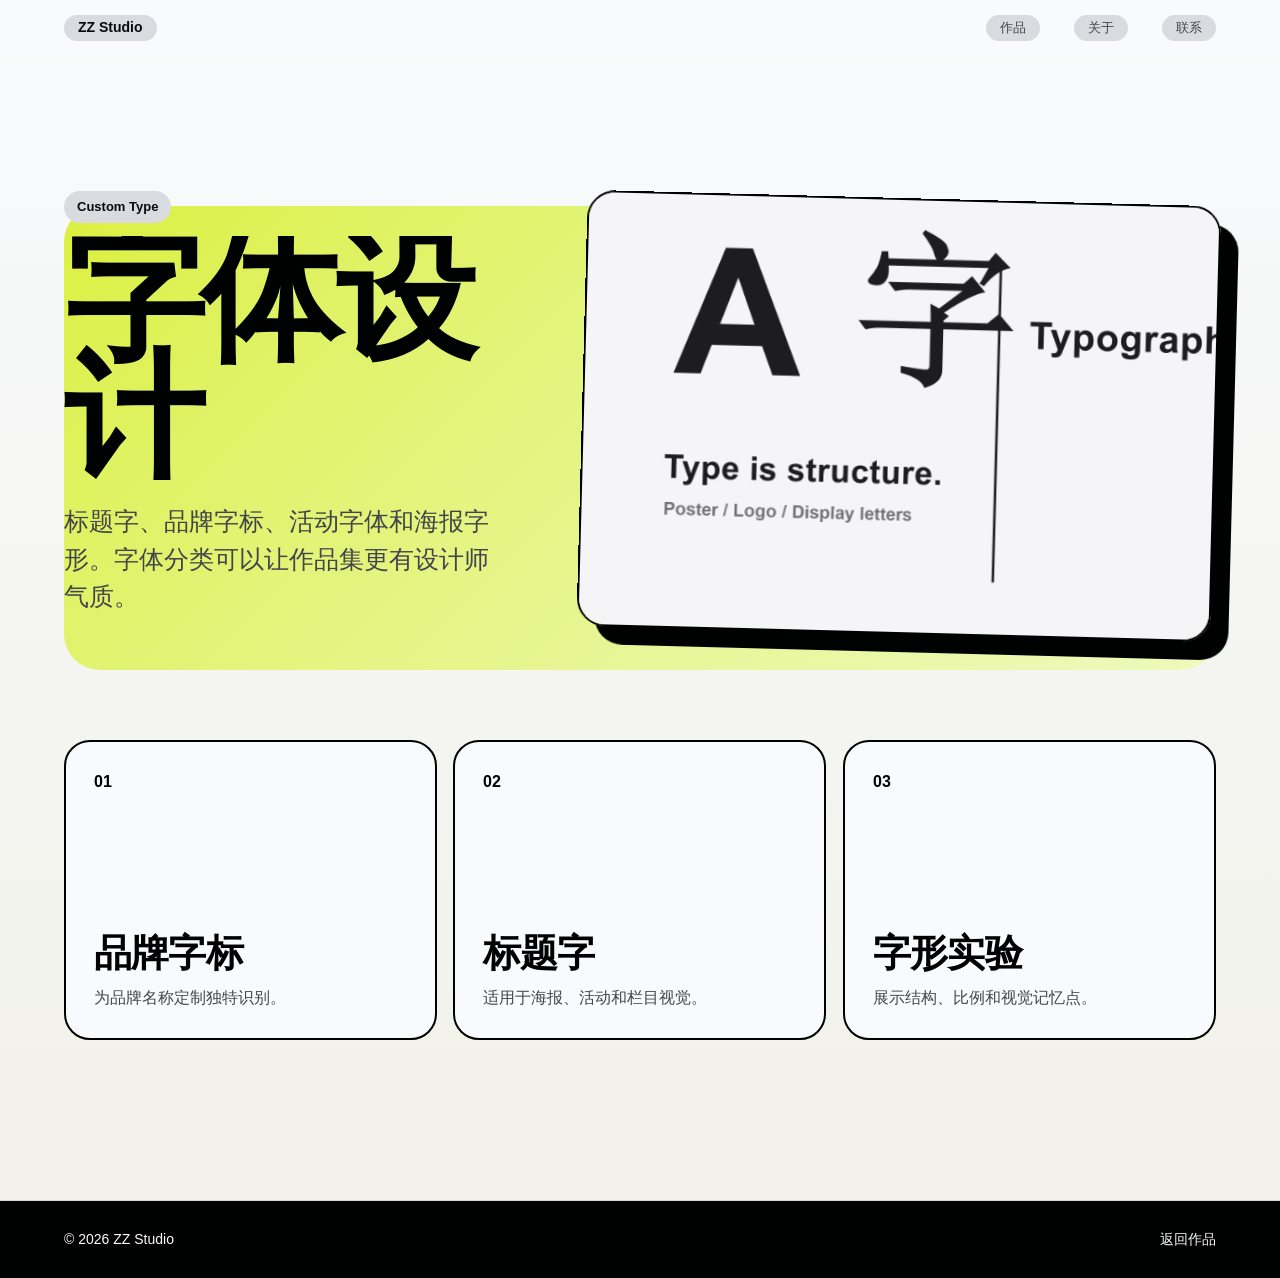
<file: type.html>
<!doctype html>
<html lang="zh-CN">
  <head><meta charset="utf-8" /><meta name="viewport" content="width=device-width, initial-scale=1" /><title>字体设计 | ZZ Studio</title><link rel="icon" href="assets/favicon.svg" type="image/svg+xml" /><link rel="stylesheet" href="styles.css" /></head>
  <body>
    <div class="progress" aria-hidden="true"></div>
    <header class="site-header" data-header><a class="brand" href="index.html">ZZ Studio</a><nav class="nav"><a href="works.html">作品</a><a href="about.html">关于</a><a href="contact.html">联系</a></nav></header>
    <main>
      <section class="category-hero"><div><p class="eyebrow reveal">Custom Type</p><h1 class="reveal">字体设计</h1><p class="hero-lead reveal">标题字、品牌字标、活动字体和海报字形。字体分类可以让作品集更有设计师气质。</p></div><img class="reveal" src="assets/premium/type-case.png" alt="字体设计展示" /></section>
      <section class="project-grid">
        <article class="placeholder-card reveal"><span>01</span><h2>品牌字标</h2><p>为品牌名称定制独特识别。</p></article>
        <article class="placeholder-card reveal"><span>02</span><h2>标题字</h2><p>适用于海报、活动和栏目视觉。</p></article>
        <article class="placeholder-card reveal"><span>03</span><h2>字形实验</h2><p>展示结构、比例和视觉记忆点。</p></article>
      </section>
    </main>
    <footer class="footer"><p>© 2026 ZZ Studio</p><a href="works.html">返回作品</a></footer><script src="script.js"></script>
  </body>
</html>
</file>
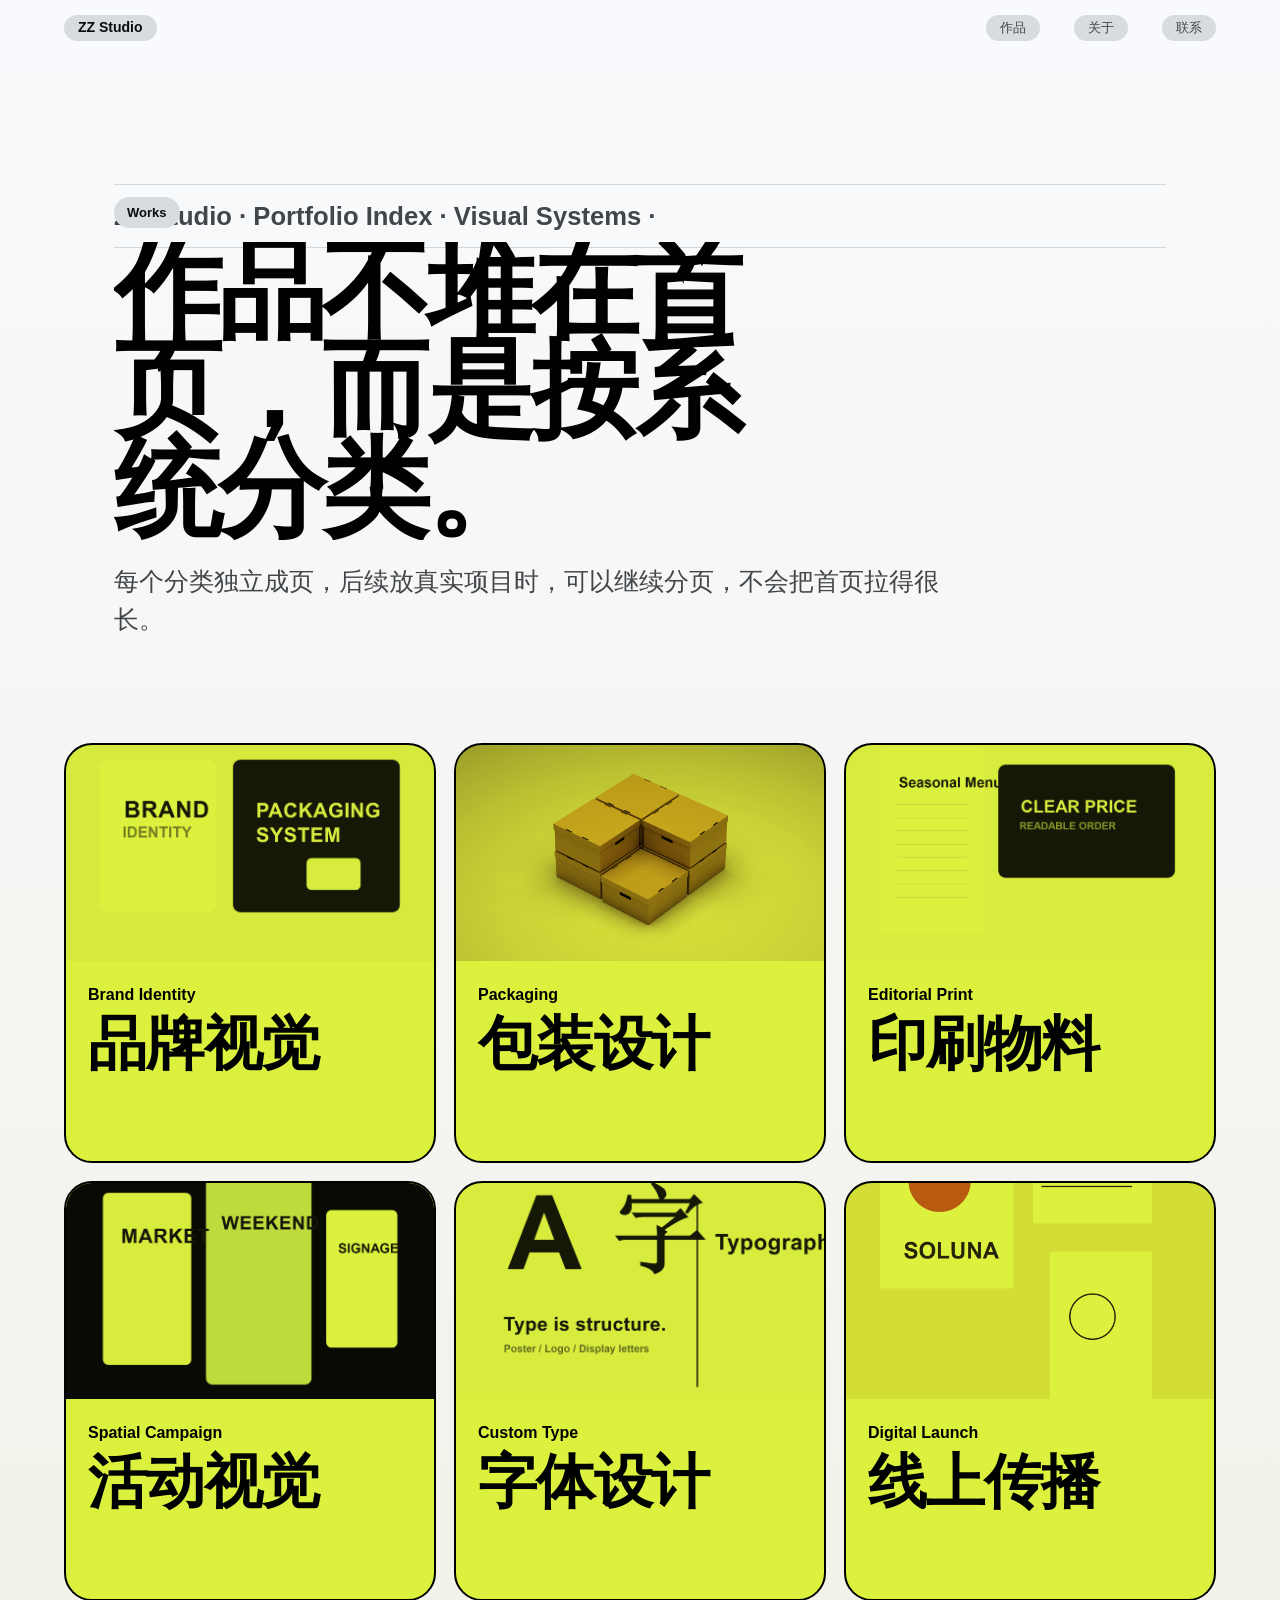
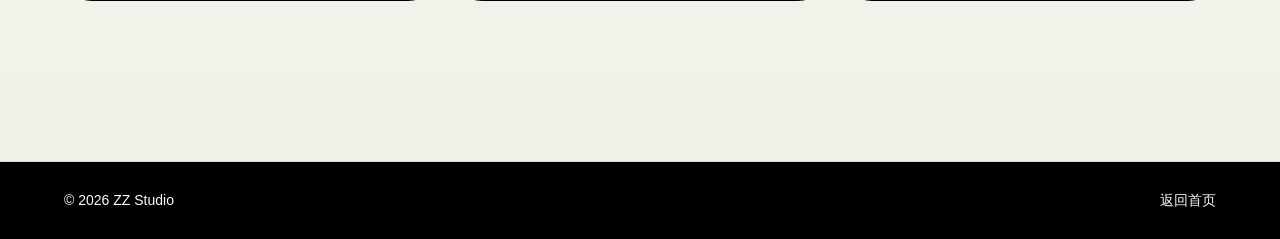
<file: works.html>
<!doctype html>
<html lang="zh-CN">
  <head>
    <meta charset="utf-8" />
    <meta name="viewport" content="width=device-width, initial-scale=1" />
    <title>作品分类 | ZZ Studio</title>
    <link rel="icon" href="assets/favicon.svg" type="image/svg+xml" />
    <link rel="stylesheet" href="styles.css" />
  </head>
  <body>
    <div class="progress" aria-hidden="true"></div>
    <header class="site-header" data-header>
      <a class="brand" href="index.html">ZZ Studio</a>
      <nav class="nav" aria-label="主导航">
        <a href="works.html">作品</a>
        <a href="about.html">关于</a>
        <a href="contact.html">联系</a>
      </nav>
    </header>
    <main>
      <section class="page-hero">
        <p class="eyebrow reveal">Works</p>
        <h1 class="reveal">作品不堆在首页，而是按系统分类。</h1>
        <p class="hero-lead reveal">每个分类独立成页，后续放真实项目时，可以继续分页，不会把首页拉得很长。</p>
      </section>
      <section class="tile-grid">
        <a class="work-tile reveal" href="brand.html"><img src="assets/premium/brand-case.png" alt="品牌视觉分类" /><span>Brand Identity</span><h2>品牌视觉</h2></a>
        <a class="work-tile reveal" href="packaging.html"><img src="assets/web/packaging-boxes.jpg" alt="包装设计分类" /><span>Packaging</span><h2>包装设计</h2></a>
        <a class="work-tile reveal" href="print.html"><img src="assets/premium/menu-case.png" alt="印刷设计分类" /><span>Editorial Print</span><h2>印刷物料</h2></a>
        <a class="work-tile reveal" href="campaign.html"><img src="assets/premium/event-case.png" alt="活动视觉分类" /><span>Spatial Campaign</span><h2>活动视觉</h2></a>
        <a class="work-tile reveal" href="type.html"><img src="assets/premium/type-case.png" alt="字体设计分类" /><span>Custom Type</span><h2>字体设计</h2></a>
        <a class="work-tile reveal" href="digital.html"><img src="assets/brand-work.png" alt="线上发布视觉分类" /><span>Digital Launch</span><h2>线上传播</h2></a>
      </section>
    </main>
    <footer class="footer"><p>© 2026 ZZ Studio</p><a href="index.html">返回首页</a></footer>
    <script src="script.js"></script>
  </body>
</html>
</file>
<file: styles.css>
:root {
  --page: oklch(97.2% 0.004 255);
  --paper: oklch(99% 0.003 255);
  --ink: oklch(15% 0.006 255);
  --soft-ink: oklch(39% 0.008 255);
  --muted: oklch(56% 0.009 255);
  --line: oklch(88% 0.006 255);
  --quiet: oklch(93.5% 0.005 255);
  --accent: oklch(55% 0.18 252);
  --accent-soft: oklch(91% 0.04 252);
  --dark: oklch(13% 0.006 255);
  --white: oklch(98.8% 0.003 255);
  --shadow: 0 34px 100px oklch(17% 0.008 255 / 12%);
  --ease: cubic-bezier(0.16, 1, 0.3, 1);
  --max: 1180px;
  --gutter: clamp(20px, 5vw, 76px);
}

* { box-sizing: border-box; }
html { scroll-behavior: smooth; }
body {
  margin: 0;
  color: var(--ink);
  background: var(--page);
  font-family: -apple-system, BlinkMacSystemFont, "SF Pro Display", "Segoe UI", "PingFang SC", "Microsoft YaHei", sans-serif;
  line-height: 1.5;
  overflow-x: hidden;
}
img { display: block; width: 100%; }
a { color: inherit; text-decoration: none; }
h1, h2, h3, p { margin-top: 0; }

.progress {
  position: fixed;
  inset: 0 auto auto 0;
  z-index: 90;
  width: 0;
  height: 3px;
  background: var(--accent);
}

.site-header {
  position: sticky;
  top: 0;
  z-index: 80;
  min-height: 56px;
  display: flex;
  align-items: center;
  justify-content: space-between;
  padding: 0 var(--gutter);
  border-bottom: 1px solid transparent;
  background: oklch(97.2% 0.004 255 / 78%);
  backdrop-filter: blur(22px);
  transition: background 0.24s ease, border-color 0.24s ease;
}
.site-header.is-elevated {
  border-color: var(--line);
  background: oklch(99% 0.003 255 / 88%);
}
.brand {
  font-size: 14px;
  font-weight: 760;
  letter-spacing: 0;
}
.nav {
  display: flex;
  gap: clamp(16px, 3vw, 34px);
  color: var(--soft-ink);
  font-size: 13px;
}
.nav a { transition: color 0.18s ease; }
.nav a:hover { color: var(--ink); }
.agency-page {
  background: oklch(98.5% 0.004 255);
}
.agency-page .site-header {
  position: sticky;
  color: var(--ink);
  background: oklch(98.5% 0.004 255 / 88%);
  border-color: transparent;
}
.agency-page .site-header.is-elevated {
  background: oklch(98.5% 0.004 255 / 94%);
  border-color: var(--line);
}
.agency-page .brand,
.agency-page .nav a {
  min-height: 26px;
  display: inline-flex;
  align-items: center;
  padding: 0 14px;
  border-radius: 999px;
  background: oklch(89% 0.006 255);
}
.agency-page .nav { color: var(--ink); }
.agency-page .nav a:hover {
  color: var(--white);
  background: var(--ink);
}

.eyebrow {
  margin-bottom: 14px;
  color: var(--accent);
  font-size: 13px;
  font-weight: 780;
}
.hero-lead {
  max-width: 760px;
  color: var(--soft-ink);
  font-size: clamp(18px, 2vw, 25px);
}
.pill {
  display: inline-flex;
  min-height: 46px;
  align-items: center;
  justify-content: center;
  padding: 12px 22px;
  border-radius: 999px;
  font-size: 15px;
  font-weight: 760;
  transition: transform 0.24s var(--ease), background 0.24s ease;
}
.pill:hover,
.work-tile:hover,
.preview-card:hover,
.chapter:hover,
.sticky-contact:hover {
  transform: translateY(-3px);
}
.pill.primary {
  color: var(--white);
  background: var(--accent);
}
.pill.secondary {
  background: var(--quiet);
}

.agency-hero {
  --poster: oklch(91% 0.19 116);
  width: 100%;
  padding: 10px clamp(14px, 3vw, 48px) clamp(54px, 7vw, 86px);
  overflow: hidden;
  background: oklch(98.5% 0.004 255);
}
.agency-topline {
  display: grid;
  grid-template-columns: 1fr auto 1fr;
  align-items: center;
  gap: 14px;
  min-height: 34px;
  color: var(--soft-ink);
  font-size: 12px;
  font-weight: 760;
  letter-spacing: 0.06em;
  text-transform: uppercase;
}
.agency-topline span:nth-child(2) { text-align: center; }
.agency-topline span:last-child { text-align: right; }
.agency-wordmark {
  margin-top: 2px;
  color: oklch(6% 0.005 255);
  font-size: clamp(72px, 14.7vw, 218px);
  font-weight: 950;
  letter-spacing: -0.04em;
  line-height: 0.74;
  text-transform: uppercase;
  animation: agency-wordmark-in 900ms var(--ease) 120ms both;
}
.agency-wordmark span {
  display: block;
  white-space: nowrap;
  transform-origin: left center;
}
.agency-wordmark span:last-child {
  animation: agency-wordmark-second 900ms var(--ease) 220ms both;
}
.agency-panel {
  position: relative;
  min-height: clamp(500px, 58svh, 650px);
  margin-top: clamp(18px, 3vw, 34px);
  overflow: hidden;
  border-radius: clamp(20px, 2vw, 34px);
  color: oklch(6% 0.005 255);
  background:
    radial-gradient(circle at calc(50% + var(--mx, 0) * 10%) calc(50% + var(--my, 0) * 10%), oklch(98% 0.11 105 / 60%), transparent 34%),
    var(--poster);
  animation: agency-panel-in 860ms var(--ease) 360ms both;
  transform-origin: top center;
}
.agency-panel::before {
  content: "";
  position: absolute;
  inset: 0;
  background-image:
    linear-gradient(oklch(6% 0.005 255 / 8%) 1px, transparent 1px),
    linear-gradient(90deg, oklch(6% 0.005 255 / 8%) 1px, transparent 1px);
  background-size: 54px 54px;
  opacity: 0.18;
  transform: translate3d(calc(var(--mx, 0) * -18px), calc(var(--my, 0) * -14px), 0);
}
.agency-panel::after {
  content: "ZZ";
  position: absolute;
  left: -0.04em;
  bottom: -0.18em;
  color: oklch(6% 0.005 255);
  font-size: clamp(138px, 24vw, 360px);
  font-weight: 950;
  letter-spacing: -0.08em;
  line-height: 0.82;
  opacity: 0.96;
  transform: translate3d(calc(var(--mx, 0) * -10px), calc(var(--my, 0) * -8px), 0);
  animation: agency-zz-slide 1100ms var(--ease) 620ms both;
}
.agency-marquee {
  position: absolute;
  inset: 24px 0 auto 0;
  z-index: 2;
  display: flex;
  gap: 0;
  white-space: nowrap;
  color: oklch(6% 0.005 255);
  font-size: clamp(18px, 2vw, 28px);
  font-weight: 820;
  overflow: hidden;
}
.agency-marquee span {
  min-width: max-content;
  animation: agency-marquee 18s linear infinite;
}
.agency-play {
  position: absolute;
  left: 50%;
  top: 34%;
  z-index: 3;
  display: grid;
  width: clamp(72px, 8vw, 106px);
  height: clamp(72px, 8vw, 106px);
  place-items: center;
  border-radius: 999px;
  background: oklch(6% 0.005 255);
  box-shadow: 0 22px 70px oklch(6% 0.005 255 / 24%);
  transform: translate3d(calc(-50% + var(--mx, 0) * 24px), calc(var(--my, 0) * 20px), 0);
  animation: agency-play-in 720ms var(--ease) 720ms both;
}
.agency-play::before,
.agency-play::after {
  content: "";
  position: absolute;
  inset: -12px;
  border: 2px solid oklch(6% 0.005 255 / 28%);
  border-radius: inherit;
  animation: agency-play-ring 1800ms var(--ease) infinite;
}
.agency-play::after {
  animation-delay: 520ms;
}
.agency-play span {
  width: 0;
  height: 0;
  margin-left: 6px;
  border-top: 14px solid transparent;
  border-bottom: 14px solid transparent;
  border-left: 21px solid var(--poster);
}
.agency-intro {
  position: absolute;
  left: clamp(24px, 4vw, 56px);
  top: 24%;
  z-index: 4;
  width: min(360px, 30vw);
  animation: agency-copy-in 760ms var(--ease) 820ms both;
}
.agency-intro p {
  margin-bottom: 22px;
  font-size: clamp(20px, 2.2vw, 32px);
  font-weight: 820;
  line-height: 1.12;
}
.agency-intro a {
  display: inline-flex;
  min-height: 52px;
  align-items: center;
  padding: 0 24px;
  border-radius: 999px;
  color: var(--white);
  background: oklch(6% 0.005 255);
  font-weight: 780;
}
.agency-grid {
  position: absolute;
  right: clamp(24px, 4vw, 62px);
  bottom: clamp(34px, 5vw, 72px);
  z-index: 4;
  width: min(650px, 48vw);
  display: grid;
  grid-template-columns: repeat(3, minmax(0, 1fr));
  gap: 12px;
  transform: translate3d(calc(var(--mx, 0) * 16px), calc(var(--my, 0) * 12px), 0);
}
.agency-node {
  position: relative;
  left: auto;
  right: auto;
  top: auto;
  bottom: auto;
  width: auto;
  min-height: 132px;
  display: flex;
  flex-direction: column;
  justify-content: flex-end;
  padding: 18px;
  border: 2px solid oklch(6% 0.005 255);
  border-radius: 24px;
  color: oklch(6% 0.005 255);
  background: oklch(98% 0.004 255 / 78%);
  box-shadow: 0 18px 46px oklch(6% 0.005 255 / 12%);
  backdrop-filter: blur(16px);
  opacity: 0;
  animation: agency-node-in 760ms var(--ease) both;
  animation-delay: calc(920ms + var(--i, 0) * 75ms);
  transition: transform 0.28s var(--ease), color 0.28s ease, background 0.28s ease, box-shadow 0.28s ease;
}
.agency-node span {
  margin-bottom: auto;
  font-size: 13px;
  font-weight: 900;
}
.agency-node strong {
  margin-bottom: 4px;
  font-size: clamp(24px, 2.5vw, 38px);
  font-weight: 900;
  line-height: 0.96;
}
.agency-node small {
  color: inherit;
  font-size: 13px;
  font-weight: 760;
}
.agency-node:hover,
.agency-node.is-active {
  color: var(--white);
  background: oklch(6% 0.005 255);
  box-shadow: 0 26px 70px oklch(6% 0.005 255 / 24%);
  transform: translateY(-8px);
}
.agency-node:nth-child(1) { --i: 0; }
.agency-node:nth-child(2) { --i: 1; }
.agency-node:nth-child(3) { --i: 2; }
.agency-node:nth-child(4) { --i: 3; }
.agency-node:nth-child(5) { --i: 4; }
.agency-node:nth-child(6) { --i: 5; }
.agency-focus {
  position: absolute;
  left: clamp(24px, 4vw, 56px);
  bottom: clamp(30px, 5vw, 68px);
  z-index: 5;
  width: min(400px, 30vw);
  padding: 18px 20px;
  border-radius: 22px;
  color: var(--white);
  background: oklch(6% 0.005 255);
  animation: agency-focus-in 760ms var(--ease) 1180ms both;
}
.agency-focus span {
  display: block;
  margin-bottom: 8px;
  color: var(--poster);
  font-size: 12px;
  font-weight: 900;
}
.agency-focus strong {
  display: block;
  margin-bottom: 8px;
  font-size: clamp(24px, 2.7vw, 42px);
  font-weight: 900;
  line-height: 0.98;
}
.agency-focus p {
  margin-bottom: 0;
  color: oklch(86% 0.01 255);
  font-size: 14px;
}

@keyframes agency-marquee {
  from { transform: translateX(0); }
  to { transform: translateX(-100%); }
}

@keyframes agency-wordmark-in {
  from {
    opacity: 0;
    clip-path: inset(0 100% 0 0);
    transform: translateY(26px);
  }
  to {
    opacity: 1;
    clip-path: inset(0 0 0 0);
    transform: translateY(0);
  }
}

@keyframes agency-wordmark-second {
  from {
    transform: translateX(-28px);
  }
  to {
    transform: translateX(0);
  }
}

@keyframes agency-panel-in {
  from {
    opacity: 0;
    transform: translateY(34px) scaleY(0.92);
    clip-path: inset(0 0 100% 0 round 30px);
  }
  to {
    opacity: 1;
    transform: translateY(0) scaleY(1);
    clip-path: inset(0 0 0 0 round 30px);
  }
}

@keyframes agency-zz-slide {
  from {
    opacity: 0;
    transform: translate3d(-12%, 18%, 0);
  }
  to {
    opacity: 0.96;
    transform: translate3d(calc(var(--mx, 0) * -10px), calc(var(--my, 0) * -8px), 0);
  }
}

@keyframes agency-copy-in {
  from {
    opacity: 0;
    transform: translateY(24px);
  }
  to {
    opacity: 1;
    transform: translateY(0);
  }
}

@keyframes agency-play-in {
  from {
    opacity: 0;
    transform: translate3d(calc(-50% + var(--mx, 0) * 24px), calc(22px + var(--my, 0) * 20px), 0) scale(0.82);
  }
  to {
    opacity: 1;
    transform: translate3d(calc(-50% + var(--mx, 0) * 24px), calc(var(--my, 0) * 20px), 0) scale(1);
  }
}

@keyframes agency-play-mobile-in {
  from {
    opacity: 0;
    transform: translateY(22px) scale(0.82);
  }
  to {
    opacity: 1;
    transform: translateY(0) scale(1);
  }
}

@keyframes agency-play-ring {
  0% {
    opacity: 0;
    transform: scale(0.78);
  }
  38% {
    opacity: 0.42;
  }
  100% {
    opacity: 0;
    transform: scale(1.35);
  }
}

@keyframes agency-node-in {
  from {
    opacity: 0;
    transform: translateY(34px) rotate(-1.5deg);
  }
  to {
    opacity: 1;
    transform: translateY(0) rotate(0);
  }
}

@keyframes agency-focus-in {
  from {
    opacity: 0;
    transform: translateY(28px);
  }
  to {
    opacity: 1;
    transform: translateY(0);
  }
}

.lab-hero {
  position: relative;
  min-height: calc(100svh - 56px);
  display: grid;
  grid-template-columns: minmax(280px, 0.72fr) minmax(420px, 1.28fr);
  gap: clamp(28px, 5vw, 72px);
  align-items: center;
  padding: clamp(62px, 8vw, 110px) var(--gutter) clamp(48px, 7vw, 90px);
  overflow: hidden;
  color: var(--white);
  background: oklch(9% 0.008 255);
  isolation: isolate;
}
.lab-bg {
  position: absolute;
  inset: 0;
  z-index: -3;
  overflow: hidden;
}
.lab-bg img {
  width: 100%;
  height: 100%;
  object-fit: cover;
  object-position: 58% center;
  transform: translate3d(calc(var(--mx, 0) * -14px), calc(var(--my, 0) * -10px), 0) scale(1.045);
  filter: saturate(0.96) contrast(1.05);
  transition: transform 0.18s ease-out;
}
.lab-hero::before {
  content: "";
  position: absolute;
  inset: 0;
  z-index: -2;
  background:
    linear-gradient(90deg, oklch(7% 0.008 255 / 94%) 0%, oklch(8% 0.008 255 / 74%) 34%, oklch(8% 0.008 255 / 18%) 72%),
    radial-gradient(circle at 76% 38%, oklch(60% 0.18 252 / 24%), transparent 32%),
    linear-gradient(180deg, oklch(5% 0.006 255 / 12%), oklch(5% 0.006 255 / 46%));
}
.lab-hero::after {
  content: "";
  position: absolute;
  inset: 0;
  z-index: -1;
  opacity: 0.28;
  background-image:
    linear-gradient(oklch(100% 0 0 / 8%) 1px, transparent 1px),
    linear-gradient(90deg, oklch(100% 0 0 / 7%) 1px, transparent 1px);
  background-size: 72px 72px;
  mask-image: radial-gradient(circle at 68% 50%, black, transparent 68%);
}
.lab-glow {
  position: absolute;
  pointer-events: none;
  border-radius: 999px;
  filter: blur(42px);
  opacity: 0.55;
}
.lab-glow-a {
  width: 220px;
  height: 220px;
  right: 24%;
  top: 24%;
  background: oklch(58% 0.2 252 / 34%);
  transform: translate3d(calc(var(--mx, 0) * 24px), calc(var(--my, 0) * 20px), 0);
}
.lab-glow-b {
  width: 180px;
  height: 180px;
  right: 9%;
  bottom: 16%;
  background: oklch(70% 0.12 205 / 22%);
  transform: translate3d(calc(var(--mx, 0) * -18px), calc(var(--my, 0) * -14px), 0);
}
.lab-copy {
  position: relative;
  z-index: 2;
  max-width: 620px;
}
.lab-copy .eyebrow { color: oklch(72% 0.16 252); }
.lab-copy h1 {
  margin-bottom: 24px;
  color: var(--white);
  font-size: clamp(54px, 8vw, 116px);
  font-weight: 780;
  line-height: 0.96;
  letter-spacing: 0;
}
.lab-copy .hero-lead {
  max-width: 28em;
  color: oklch(86% 0.012 255 / 86%);
}
.lab-copy .pill.secondary {
  color: var(--white);
  background: oklch(100% 0 0 / 10%);
  border: 1px solid oklch(100% 0 0 / 14%);
}
.lab-stage {
  position: relative;
  min-height: min(620px, 66svh);
  transform-style: preserve-3d;
  perspective: 1100px;
}
.lab-stage::before {
  content: "";
  position: absolute;
  inset: 17% 7% 15% 13%;
  border: 1px solid oklch(100% 0 0 / 12%);
  border-radius: 34px;
  background: linear-gradient(135deg, oklch(100% 0 0 / 8%), oklch(100% 0 0 / 2%));
  box-shadow: inset 0 0 60px oklch(72% 0.16 252 / 10%);
  transform: rotateX(58deg) rotateZ(-8deg) translate3d(calc(var(--mx, 0) * 8px), calc(var(--my, 0) * 8px), -80px);
}
.lab-node {
  position: absolute;
  width: clamp(128px, 12vw, 178px);
  min-height: 112px;
  display: flex;
  flex-direction: column;
  justify-content: flex-end;
  padding: 16px;
  border: 1px solid oklch(100% 0 0 / 16%);
  border-radius: 20px;
  color: var(--white);
  background: linear-gradient(145deg, oklch(100% 0 0 / 16%), oklch(100% 0 0 / 5%));
  box-shadow: 0 20px 72px oklch(3% 0.006 255 / 34%), inset 0 1px 0 oklch(100% 0 0 / 18%);
  backdrop-filter: blur(18px);
  transform:
    translate3d(calc(var(--mx, 0) * var(--dx, 12px)), calc(var(--my, 0) * var(--dy, 10px)), 0)
    rotateX(calc(var(--my, 0) * -4deg))
    rotateY(calc(var(--mx, 0) * 5deg));
  transition: transform 0.28s var(--ease), border-color 0.28s ease, background 0.28s ease, box-shadow 0.28s ease, opacity 0.28s ease;
}
.lab-node::before {
  content: "";
  position: absolute;
  inset: -1px;
  border-radius: inherit;
  pointer-events: none;
  background: linear-gradient(135deg, oklch(72% 0.18 252 / 38%), transparent 42%, oklch(85% 0.04 255 / 18%));
  opacity: 0;
  transition: opacity 0.28s ease;
}
.lab-node span {
  margin-bottom: auto;
  color: oklch(72% 0.16 252);
  font-size: 12px;
  font-weight: 820;
}
.lab-node strong {
  display: block;
  margin-bottom: 4px;
  font-size: clamp(20px, 2vw, 28px);
  line-height: 1;
}
.lab-node small {
  color: oklch(88% 0.01 255 / 72%);
  font-size: 13px;
  font-weight: 650;
}
.agency-node {
  position: relative;
  left: auto;
  right: auto;
  top: auto;
  bottom: auto;
  width: auto;
  transform: translateY(0);
}
.agency-node:hover,
.agency-node.is-active {
  transform: translateY(-8px);
}
.agency-node span {
  color: inherit;
  font-size: 13px;
}
.agency-node small {
  color: inherit;
  font-size: 13px;
  font-weight: 760;
}
.lab-node:hover,
.lab-node.is-active {
  border-color: oklch(72% 0.16 252 / 70%);
  background: linear-gradient(145deg, oklch(63% 0.18 252 / 24%), oklch(100% 0 0 / 8%));
  box-shadow: 0 26px 90px oklch(3% 0.006 255 / 42%), 0 0 42px oklch(60% 0.18 252 / 20%);
  transform:
    translate3d(calc(var(--mx, 0) * var(--dx, 12px)), calc(var(--my, 0) * var(--dy, 10px) - 8px), 46px)
    rotateX(calc(var(--my, 0) * -4deg))
    rotateY(calc(var(--mx, 0) * 5deg));
}
.lab-node:hover::before,
.lab-node.is-active::before { opacity: 1; }
.node-brand { left: 28%; top: 18%; --dx: 18px; --dy: 12px; }
.node-packaging { right: 13%; top: 8%; --dx: -12px; --dy: 18px; }
.node-print { left: 18%; bottom: 17%; --dx: 12px; --dy: -10px; }
.node-campaign { right: 7%; top: 43%; --dx: -18px; --dy: 8px; }
.node-type { right: 28%; bottom: 25%; --dx: -8px; --dy: -16px; }
.node-digital { left: 4%; top: 42%; --dx: 16px; --dy: 8px; }
.agency-node,
.agency-node:hover,
.agency-node.is-active {
  left: auto;
  right: auto;
  top: auto;
  bottom: auto;
}
.agency-grid .agency-node {
  border: 2px solid oklch(6% 0.005 255);
  color: oklch(6% 0.005 255);
  background: oklch(98% 0.004 255 / 78%);
  box-shadow: 0 18px 46px oklch(6% 0.005 255 / 12%);
  transform: translateY(0);
}
.agency-grid .agency-node strong {
  font-size: clamp(24px, 2.5vw, 38px);
  font-weight: 900;
}
.agency-grid .agency-node:hover,
.agency-grid .agency-node.is-active {
  border-color: oklch(6% 0.005 255);
  color: var(--white);
  background: oklch(6% 0.005 255);
  box-shadow: 0 26px 70px oklch(6% 0.005 255 / 24%);
  transform: translateY(-8px);
}
.agency-grid .agency-node::before {
  display: none;
}
.lab-focus {
  position: absolute;
  left: 42%;
  bottom: 2%;
  width: min(330px, 48%);
  padding: 18px 20px;
  border: 1px solid oklch(100% 0 0 / 16%);
  border-radius: 22px;
  color: var(--white);
  background: oklch(9% 0.008 255 / 68%);
  box-shadow: 0 22px 70px oklch(3% 0.006 255 / 36%);
  backdrop-filter: blur(22px);
}
.lab-focus span {
  display: block;
  margin-bottom: 8px;
  color: oklch(72% 0.16 252);
  font-size: 12px;
  font-weight: 820;
}
.lab-focus strong {
  display: block;
  margin-bottom: 8px;
  font-size: clamp(22px, 2.3vw, 34px);
  line-height: 1;
}
.lab-focus p {
  margin-bottom: 0;
  color: oklch(88% 0.01 255 / 74%);
  font-size: 14px;
}

.home-hero {
  min-height: calc(88svh - 56px);
  display: grid;
  grid-template-columns: minmax(0, 0.86fr) minmax(320px, 1.14fr);
  gap: clamp(36px, 6vw, 86px);
  align-items: center;
  padding: clamp(58px, 8vw, 112px) var(--gutter) clamp(40px, 7vw, 82px);
}
.hero-copy {
  width: 100%;
  max-width: 660px;
  min-width: 0;
}
.home-hero h1,
.page-hero h1,
.category-hero h1 {
  margin-bottom: 24px;
  font-size: clamp(52px, 8vw, 118px);
  font-weight: 780;
  letter-spacing: 0;
  line-height: 0.96;
}
.home-hero .hero-lead { margin-bottom: 30px; }
.hero-actions {
  display: flex;
  gap: 12px;
  flex-wrap: wrap;
  max-width: 100%;
}
.hero-art {
  position: relative;
  overflow: hidden;
  border-radius: clamp(28px, 4vw, 52px);
  background: var(--quiet);
  box-shadow: var(--shadow);
  transform: translateY(var(--parallax, 0));
  will-change: transform;
}
.hero-art img {
  aspect-ratio: 16 / 11;
  object-fit: cover;
}
.hero-art::after {
  content: "Selected Visual Archive";
  position: absolute;
  left: 22px;
  bottom: 20px;
  padding: 8px 12px;
  border-radius: 999px;
  color: var(--white);
  background: oklch(12% 0.006 255 / 56%);
  backdrop-filter: blur(16px);
  font-size: 12px;
  font-weight: 760;
}

.home-links,
.software-strip,
.home-showcase,
.home-summary,
.tile-grid,
.project-grid,
.service-grid,
.software-page {
  width: min(var(--max), calc(100% - var(--gutter) * 2));
  margin-inline: auto;
}
.home-links {
  display: grid;
  grid-template-columns: repeat(4, minmax(0, 1fr));
  gap: 14px;
  margin-bottom: clamp(82px, 12vw, 150px);
}
.chapter {
  min-height: 230px;
  display: flex;
  flex-direction: column;
  justify-content: flex-end;
  padding: 24px;
  border: 1px solid var(--line);
  border-radius: 28px;
  background: var(--paper);
  box-shadow: 0 14px 56px oklch(17% 0.008 255 / 6%);
  transition: transform 0.3s var(--ease), box-shadow 0.3s var(--ease), border-color 0.3s ease;
}
.chapter:hover {
  border-color: oklch(77% 0.03 252);
  box-shadow: 0 28px 80px oklch(17% 0.008 255 / 10%);
}
.chapter span,
.work-tile span,
.placeholder-card span,
.preview-card span,
.summary-item span,
.service span {
  color: var(--accent);
  font-weight: 820;
}
.chapter span { margin-bottom: auto; }
.chapter h2 {
  margin-bottom: 10px;
  font-size: clamp(27px, 3vw, 42px);
  line-height: 1;
}
.chapter p,
.work-tile p,
.placeholder-card p,
.summary-item p,
.service p,
.preview-card p {
  margin-bottom: 0;
  color: var(--soft-ink);
}

.section-head {
  width: min(var(--max), calc(100% - var(--gutter) * 2));
  margin: 0 auto clamp(28px, 5vw, 58px);
  display: grid;
  grid-template-columns: minmax(0, 0.75fr) minmax(260px, 0.55fr);
  gap: clamp(24px, 5vw, 72px);
  align-items: end;
}
.section-head h2,
.home-contact h2,
.contact h2 {
  margin-bottom: 0;
  font-size: clamp(38px, 5.6vw, 82px);
  font-weight: 780;
  letter-spacing: 0;
  line-height: 1;
}
.section-head p {
  margin-bottom: 0;
  color: var(--soft-ink);
  font-size: clamp(16px, 1.6vw, 20px);
}

.home-showcase {
  margin-bottom: clamp(78px, 11vw, 142px);
}
.preview-row {
  display: grid;
  grid-template-columns: 1.24fr 0.88fr 0.88fr;
  gap: 16px;
}
.preview-card {
  overflow: hidden;
  border-radius: 34px;
  background: var(--paper);
  box-shadow: 0 18px 70px oklch(17% 0.008 255 / 7%);
  transition: transform 0.36s var(--ease), box-shadow 0.36s var(--ease);
}
.preview-card:hover { box-shadow: 0 34px 100px oklch(17% 0.008 255 / 12%); }
.preview-card img {
  aspect-ratio: 4 / 3;
  object-fit: cover;
  transition: transform 0.8s var(--ease);
}
.preview-card:hover img { transform: scale(1.035); }
.preview-card span,
.preview-card h3,
.preview-card p {
  display: block;
  margin-inline: 24px;
}
.preview-card span { margin-top: 24px; }
.preview-card h3 {
  margin-top: 10px;
  margin-bottom: 10px;
  font-size: clamp(28px, 3.8vw, 50px);
  line-height: 1;
}
.preview-card p { margin-bottom: 26px; }

.software-strip {
  display: flex;
  flex-wrap: wrap;
  gap: 10px;
  margin-bottom: clamp(78px, 11vw, 142px);
  padding: 20px 0;
  border-block: 1px solid var(--line);
}
.software-strip p {
  margin: 0;
  padding: 10px 15px;
  border-radius: 999px;
  background: var(--paper);
  color: var(--soft-ink);
  font-weight: 760;
}

.home-summary {
  display: grid;
  grid-template-columns: 0.75fr 1.25fr;
  gap: clamp(28px, 6vw, 88px);
  align-items: start;
  margin-bottom: clamp(88px, 12vw, 156px);
}
.summary-head h2 {
  margin-bottom: 0;
  font-size: clamp(38px, 5.6vw, 82px);
  font-weight: 780;
  letter-spacing: 0;
  line-height: 1;
}
.summary-list {
  display: grid;
  gap: 1px;
  border-block: 1px solid var(--line);
}
.summary-item {
  display: grid;
  grid-template-columns: 92px minmax(0, 1fr);
  gap: 20px;
  padding: 28px 0;
  border-bottom: 1px solid var(--line);
}
.summary-item:last-child { border-bottom: 0; }
.summary-item h3 {
  margin-bottom: 8px;
  font-size: clamp(24px, 3vw, 38px);
  line-height: 1.05;
}

.home-contact,
.contact {
  min-height: 66svh;
  display: flex;
  flex-direction: column;
  justify-content: center;
  padding: clamp(82px, 12vw, 150px) var(--gutter);
}
.home-contact {
  width: min(var(--max), 100%);
  margin-inline: auto;
  border-top: 1px solid var(--line);
}
.phone {
  width: fit-content;
  margin-top: 34px;
  color: var(--accent);
  font-size: clamp(42px, 8vw, 96px);
  font-weight: 780;
  line-height: 1;
}
.sticky-contact {
  position: fixed;
  right: 22px;
  bottom: 22px;
  z-index: 70;
  display: grid;
  width: 58px;
  height: 58px;
  place-items: center;
  border-radius: 999px;
  color: var(--white);
  background: var(--accent);
  box-shadow: 0 16px 50px oklch(20% 0.02 252 / 24%);
  font-size: 14px;
  font-weight: 820;
  transition: transform 0.24s var(--ease);
}

.page-hero {
  width: min(var(--max), 100%);
  padding: clamp(82px, 12vw, 150px) var(--gutter) clamp(42px, 7vw, 80px);
  margin-inline: auto;
}
.page-hero h1 { max-width: 11ch; }
.tile-grid {
  display: grid;
  grid-template-columns: repeat(3, minmax(0, 1fr));
  gap: 18px;
  margin-bottom: clamp(92px, 13vw, 160px);
}
.work-tile {
  display: block;
  overflow: hidden;
  border-radius: 34px;
  background: var(--paper);
  box-shadow: 0 18px 70px oklch(17% 0.008 255 / 7%);
  transition: transform 0.36s var(--ease), box-shadow 0.36s var(--ease);
}
.work-tile:hover { box-shadow: 0 28px 90px oklch(17% 0.008 255 / 12%); }
.work-tile img {
  aspect-ratio: 4 / 3;
  object-fit: cover;
}
.work-tile span {
  display: block;
  margin: 22px 22px 8px;
}
.work-tile h2 {
  margin: 0 22px 24px;
  font-size: clamp(26px, 3vw, 42px);
  line-height: 1;
}

.category-hero {
  width: min(var(--max), calc(100% - var(--gutter) * 2));
  display: grid;
  grid-template-columns: minmax(0, 0.82fr) minmax(0, 1.18fr);
  gap: clamp(30px, 6vw, 84px);
  align-items: center;
  padding: clamp(70px, 10vw, 130px) 0 clamp(48px, 8vw, 92px);
  margin-inline: auto;
}
.category-hero h1 { max-width: 8ch; }
.category-hero img {
  border-radius: clamp(26px, 4vw, 48px);
  box-shadow: var(--shadow);
  aspect-ratio: 16 / 11;
  object-fit: cover;
}
.project-grid {
  display: grid;
  grid-template-columns: repeat(3, minmax(0, 1fr));
  gap: 16px;
  margin-bottom: clamp(92px, 13vw, 160px);
}
.placeholder-card,
.service {
  min-height: 260px;
  display: flex;
  flex-direction: column;
  justify-content: flex-end;
  padding: 28px;
  border-radius: 30px;
  background: var(--paper);
  box-shadow: 0 18px 70px oklch(17% 0.008 255 / 7%);
}
.placeholder-card span,
.service span {
  margin-bottom: auto;
}
.placeholder-card h2 {
  margin-bottom: 12px;
  font-size: clamp(25px, 3vw, 38px);
  line-height: 1.05;
}
.service-grid {
  display: grid;
  grid-template-columns: repeat(3, minmax(0, 1fr));
  gap: 16px;
}
.software-page { margin-bottom: clamp(92px, 13vw, 160px); }
.service span {
  font-size: clamp(24px, 3vw, 36px);
  line-height: 1;
}
.service p { margin-top: 26px; }
.contact-page { padding: clamp(92px, 14vw, 178px) var(--gutter); }

.footer {
  display: flex;
  justify-content: space-between;
  gap: 18px;
  padding: 28px var(--gutter);
  border-top: 1px solid var(--line);
  color: var(--muted);
  font-size: 14px;
}
.footer p { margin: 0; }

.reveal {
  transform: translateY(30px);
  opacity: 0;
  transition: transform 0.86s var(--ease), opacity 0.86s var(--ease);
}
.reveal.is-visible {
  transform: translateY(0);
  opacity: 1;
}

body:not(.agency-page) {
  background:
    linear-gradient(180deg, oklch(98.5% 0.004 255), oklch(95.5% 0.012 105) 100%);
}

body:not(.agency-page) .site-header {
  background: oklch(98.5% 0.004 255 / 90%);
}

body:not(.agency-page) .brand,
body:not(.agency-page) .nav a {
  min-height: 26px;
  display: inline-flex;
  align-items: center;
  padding: 0 14px;
  border-radius: 999px;
  background: oklch(89% 0.006 255);
  transition: color 0.22s ease, background 0.22s ease, transform 0.22s var(--ease);
}

body:not(.agency-page) .nav a:hover {
  color: var(--white);
  background: var(--ink);
  transform: translateY(-2px);
}

body:not(.agency-page) .page-hero {
  position: relative;
  min-height: clamp(420px, 62svh, 700px);
  display: flex;
  flex-direction: column;
  justify-content: flex-end;
  padding-top: clamp(84px, 11vw, 150px);
  overflow: hidden;
}

body:not(.agency-page) .page-hero::before {
  content: "ZZ Studio · Portfolio Index · Visual Systems · ";
  position: absolute;
  left: var(--gutter);
  right: var(--gutter);
  top: clamp(76px, 10vw, 128px);
  padding-block: 12px;
  border-block: 1px solid var(--line);
  color: var(--soft-ink);
  font-size: clamp(16px, 2vw, 26px);
  font-weight: 860;
  white-space: nowrap;
  animation: inner-marquee-shift 18s linear infinite;
}

body:not(.agency-page) .page-hero .eyebrow,
body:not(.agency-page) .category-hero .eyebrow,
body:not(.agency-page) .contact .eyebrow {
  width: fit-content;
  padding: 6px 13px;
  border-radius: 999px;
  color: var(--ink);
  background: oklch(89% 0.006 255);
}

body:not(.agency-page) .page-hero h1,
body:not(.agency-page) .category-hero h1,
body:not(.agency-page) .contact h1 {
  max-width: 10.5ch;
  color: oklch(6% 0.005 255);
  font-size: clamp(56px, 11vw, 168px);
  font-weight: 950;
  letter-spacing: -0.035em;
  line-height: 0.86;
  text-transform: none;
  animation: inner-title-in 880ms var(--ease) both;
}

body:not(.agency-page) .page-hero h1 {
  max-width: 12ch;
  font-size: clamp(48px, 8.4vw, 128px);
  line-height: 0.92;
}

body:not(.agency-page) .page-hero .hero-lead,
body:not(.agency-page) .category-hero .hero-lead,
body:not(.agency-page) .contact .hero-lead {
  max-width: 34em;
  color: var(--soft-ink);
  animation: inner-copy-in 760ms var(--ease) 180ms both;
}

body:not(.agency-page) .tile-grid {
  gap: 18px;
}

body:not(.agency-page) .work-tile {
  position: relative;
  min-height: 420px;
  border: 2px solid oklch(6% 0.005 255);
  border-radius: 28px;
  color: oklch(6% 0.005 255);
  background: oklch(91% 0.19 116);
  box-shadow: none;
  opacity: 0;
  animation: inner-card-rise 760ms var(--ease) both;
  animation-delay: calc(120ms + var(--i, 0) * 80ms);
}

body:not(.agency-page) .work-tile::after {
  content: "OPEN";
  position: absolute;
  right: 20px;
  top: 18px;
  min-height: 30px;
  display: inline-flex;
  align-items: center;
  padding: 0 12px;
  border-radius: 999px;
  color: var(--white);
  background: oklch(6% 0.005 255);
  font-size: 12px;
  font-weight: 850;
  transform: translateY(-8px);
  opacity: 0;
  transition: transform 0.28s var(--ease), opacity 0.28s ease;
}

body:not(.agency-page) .work-tile:hover::after {
  transform: translateY(0);
  opacity: 1;
}

body:not(.agency-page) .work-tile:hover {
  transform: translateY(-10px);
  box-shadow: 0 28px 80px oklch(6% 0.005 255 / 18%);
}

body:not(.agency-page) .work-tile img {
  height: 52%;
  filter: saturate(0.95) contrast(1.05);
  mix-blend-mode: multiply;
  transition: transform 0.8s var(--ease), filter 0.35s ease;
}

body:not(.agency-page) .work-tile:hover img {
  transform: scale(1.06) rotate(-1deg);
  filter: saturate(1.05) contrast(1.08);
}

body:not(.agency-page) .work-tile span,
body:not(.agency-page) .work-tile h2 {
  color: inherit;
}

body:not(.agency-page) .work-tile h2 {
  font-size: clamp(34px, 4.6vw, 68px);
  font-weight: 950;
  letter-spacing: -0.02em;
}

body:not(.agency-page) .work-tile:nth-child(1),
body:not(.agency-page) .placeholder-card:nth-child(1),
body:not(.agency-page) .service:nth-child(1) { --i: 0; }
body:not(.agency-page) .work-tile:nth-child(2),
body:not(.agency-page) .placeholder-card:nth-child(2),
body:not(.agency-page) .service:nth-child(2) { --i: 1; }
body:not(.agency-page) .work-tile:nth-child(3),
body:not(.agency-page) .placeholder-card:nth-child(3),
body:not(.agency-page) .service:nth-child(3) { --i: 2; }
body:not(.agency-page) .work-tile:nth-child(4),
body:not(.agency-page) .service:nth-child(4) { --i: 3; }
body:not(.agency-page) .work-tile:nth-child(5),
body:not(.agency-page) .service:nth-child(5) { --i: 4; }
body:not(.agency-page) .work-tile:nth-child(6),
body:not(.agency-page) .service:nth-child(6) { --i: 5; }

body:not(.agency-page) .category-hero {
  position: relative;
  min-height: clamp(560px, 76svh, 840px);
  padding: clamp(76px, 10vw, 140px) 0 clamp(56px, 8vw, 92px);
}

body:not(.agency-page) .category-hero::before {
  content: "";
  position: absolute;
  inset: clamp(92px, 12vw, 150px) 0 clamp(42px, 6vw, 70px);
  z-index: -1;
  border-radius: clamp(22px, 3vw, 36px);
  background:
    linear-gradient(135deg, oklch(91% 0.19 116), oklch(96% 0.08 116));
  transform: scaleX(0.98);
  animation: inner-panel-in 840ms var(--ease) 120ms both;
}

body:not(.agency-page) .category-hero img {
  border: 2px solid oklch(6% 0.005 255);
  border-radius: 28px;
  box-shadow: 18px 18px 0 oklch(6% 0.005 255);
  transform: rotate(1.5deg);
  animation: inner-image-in 900ms var(--ease) 180ms both, inner-image-float 5s ease-in-out 1.1s infinite;
}

body:not(.agency-page) .placeholder-card,
body:not(.agency-page) .service {
  min-height: 300px;
  border: 2px solid oklch(6% 0.005 255);
  border-radius: 26px;
  color: oklch(6% 0.005 255);
  background: oklch(98.5% 0.004 255);
  box-shadow: none;
  opacity: 0;
  animation: inner-card-rise 760ms var(--ease) both;
  animation-delay: calc(160ms + var(--i, 0) * 80ms);
  transition: transform 0.28s var(--ease), color 0.28s ease, background 0.28s ease, box-shadow 0.28s ease;
}

body:not(.agency-page) .placeholder-card:hover,
body:not(.agency-page) .service:hover {
  color: var(--white);
  background: oklch(6% 0.005 255);
  transform: translateY(-9px);
  box-shadow: 0 28px 70px oklch(6% 0.005 255 / 18%);
}

body:not(.agency-page) .placeholder-card span,
body:not(.agency-page) .service span {
  color: inherit;
}

body:not(.agency-page) .placeholder-card h2,
body:not(.agency-page) .service span {
  font-weight: 950;
  letter-spacing: -0.02em;
}

body:not(.agency-page) .placeholder-card p,
body:not(.agency-page) .service p {
  color: inherit;
  opacity: 0.72;
}

body:not(.agency-page) .contact {
  min-height: calc(100svh - 56px);
  position: relative;
  overflow: hidden;
}

body:not(.agency-page) .contact::before {
  content: "CONTACT";
  position: absolute;
  right: -0.05em;
  bottom: -0.12em;
  z-index: -1;
  color: oklch(91% 0.19 116);
  font-size: clamp(118px, 24vw, 360px);
  font-weight: 950;
  letter-spacing: -0.06em;
  line-height: 0.8;
  animation: inner-watermark-in 900ms var(--ease) 180ms both;
}

body:not(.agency-page) .phone {
  color: oklch(6% 0.005 255);
  text-decoration: underline;
  text-decoration-thickness: 0.08em;
  text-underline-offset: 0.1em;
  transition: color 0.22s ease, transform 0.22s var(--ease);
}

body:not(.agency-page) .phone:hover {
  color: var(--accent);
  transform: translateX(8px);
}

body:not(.agency-page) .footer {
  background: oklch(6% 0.005 255);
  color: var(--white);
}

@keyframes inner-title-in {
  from {
    opacity: 0;
    clip-path: inset(0 100% 0 0);
    transform: translateY(26px);
  }
  to {
    opacity: 1;
    clip-path: inset(0 0 0 0);
    transform: translateY(0);
  }
}

@keyframes inner-copy-in {
  from {
    opacity: 0;
    transform: translateY(20px);
  }
  to {
    opacity: 1;
    transform: translateY(0);
  }
}

@keyframes inner-card-rise {
  from {
    opacity: 0;
    transform: translateY(34px) rotate(-1deg);
  }
  to {
    opacity: 1;
    transform: translateY(0) rotate(0);
  }
}

@keyframes inner-panel-in {
  from {
    opacity: 0;
    transform: scaleY(0.72);
    transform-origin: top center;
  }
  to {
    opacity: 1;
    transform: scaleY(1);
    transform-origin: top center;
  }
}

@keyframes inner-image-in {
  from {
    opacity: 0;
    transform: translateY(34px) rotate(4deg) scale(0.96);
  }
  to {
    opacity: 1;
    transform: translateY(0) rotate(1.5deg) scale(1);
  }
}

@keyframes inner-image-float {
  0%, 100% {
    transform: translateY(0) rotate(1.5deg);
  }
  50% {
    transform: translateY(-10px) rotate(0.5deg);
  }
}

@keyframes inner-watermark-in {
  from {
    opacity: 0;
    transform: translateX(12%);
  }
  to {
    opacity: 1;
    transform: translateX(0);
  }
}

@keyframes inner-marquee-shift {
  from {
    transform: translateX(0);
  }
  to {
    transform: translateX(-22%);
  }
}

@media (max-width: 1060px) {
  .agency-topline {
    grid-template-columns: 1fr;
    gap: 4px;
  }
  .agency-topline span,
  .agency-topline span:nth-child(2),
  .agency-topline span:last-child {
    text-align: left;
  }
  .agency-intro {
    top: 18%;
    width: min(360px, 46vw);
  }
  .agency-grid {
    width: min(720px, calc(100% - 48px));
    grid-template-columns: repeat(2, minmax(0, 1fr));
  }
  .agency-focus {
    width: min(360px, 42vw);
  }
  .lab-hero {
    grid-template-columns: repeat(2, minmax(0, 1fr));
    min-height: auto;
  }
  .lab-stage {
    min-height: 560px;
  }
  .home-hero,
  .category-hero,
  .home-summary,
  .section-head {
    grid-template-columns: 1fr;
  }
  .home-links,
  .tile-grid,
  .project-grid,
  .service-grid {
    grid-template-columns: repeat(2, minmax(0, 1fr));
  }
  .preview-row { grid-template-columns: 1fr; }
}

@media (max-width: 700px) {
  :root { --mobile-content: min(342px, calc(100vw - 48px)); }
  .site-header { min-height: 64px; }
  .nav { display: none; }
  .agency-page .brand {
    padding-inline: 0;
    background: transparent;
  }
  .agency-hero {
    padding: 8px 0 44px;
  }
  .agency-topline {
    padding-inline: 20px;
    font-size: 10px;
  }
  .agency-wordmark {
    padding-inline: 20px;
    font-size: clamp(44px, 17vw, 70px);
    line-height: 0.82;
  }
  .agency-panel {
    min-height: auto;
    margin-top: 16px;
    padding: 14px 20px 24px;
    border-radius: 22px;
  }
  .agency-marquee {
    position: relative;
    inset: auto;
    margin: 0 -20px 74px;
    font-size: 16px;
  }
  .agency-play {
    position: relative;
    left: auto;
    top: auto;
    width: 66px;
    height: 66px;
    margin: 0 auto 42px;
    transform: none;
    animation-name: agency-play-mobile-in;
  }
  .agency-play span {
    border-top-width: 10px;
    border-bottom-width: 10px;
    border-left-width: 16px;
  }
  .agency-intro {
    position: relative;
    left: auto;
    top: auto;
    width: 100%;
    margin-bottom: 28px;
  }
  .agency-intro p {
    max-width: 13em;
    font-size: 24px;
  }
  .agency-grid {
    position: relative;
    left: auto;
    right: auto;
    bottom: auto;
    width: 100%;
    grid-template-columns: repeat(2, minmax(0, 1fr));
    gap: 10px;
    transform: none;
  }
  .agency-node {
    min-height: 104px;
    border-radius: 18px;
    padding: 14px 16px;
  }
  .agency-node strong {
    font-size: 26px;
  }
  .agency-focus {
    position: relative;
    left: auto;
    bottom: auto;
    width: 100%;
    margin-top: 18px;
  }
  .agency-panel::after {
    font-size: 190px;
  }
  .lab-hero {
    padding: 54px 20px 42px;
  }
  .lab-bg img {
    object-position: 64% center;
    opacity: 0.78;
  }
  .lab-hero::before {
    background:
      linear-gradient(180deg, oklch(7% 0.008 255 / 94%) 0%, oklch(8% 0.008 255 / 72%) 44%, oklch(8% 0.008 255 / 34%) 100%),
      radial-gradient(circle at 62% 64%, oklch(60% 0.18 252 / 20%), transparent 42%);
  }
  .lab-copy {
    width: var(--mobile-content);
  }
  .lab-copy h1 {
    max-width: 6.4ch;
    font-size: clamp(42px, 12vw, 58px);
    line-height: 1;
  }
  .lab-copy .hero-lead {
    max-width: 18em;
    font-size: 17px;
  }
  .lab-stage {
    width: var(--mobile-content);
    min-height: 640px;
    margin-top: 12px;
  }
  .lab-stage::before {
    inset: 20% 4% 22% 4%;
  }
  .lab-node {
    width: 142px;
    min-height: 104px;
    padding: 14px;
  }
  .lab-node strong {
    font-size: 22px;
  }
  .lab-node small {
    font-size: 12px;
  }
  .node-brand { left: 4%; top: 4%; }
  .node-packaging { right: 0; top: 17%; }
  .node-print { left: 0; top: 34%; bottom: auto; }
  .node-campaign { right: 0; top: 51%; }
  .node-type { left: 8%; right: auto; bottom: 17%; }
  .node-digital { right: 3%; left: auto; top: auto; bottom: 2%; }
  .lab-focus {
    left: 0;
    bottom: 0;
    width: 100%;
    transform: translateY(24px);
  }
  .home-hero {
    min-height: auto;
    grid-template-columns: 1fr;
    padding-top: 52px;
  }
  .hero-copy {
    width: var(--mobile-content);
    max-width: var(--mobile-content);
  }
  .home-hero h1,
  .page-hero h1,
  .category-hero h1 {
    max-width: 6.4ch;
    font-size: clamp(42px, 12vw, 58px);
    line-height: 1;
    overflow-wrap: anywhere;
  }
  .hero-lead {
    max-width: 18em;
    font-size: 18px;
  }
  .hero-actions {
    width: var(--mobile-content);
    display: grid;
    grid-template-columns: 1fr;
  }
  .pill {
    width: var(--mobile-content);
    max-width: var(--mobile-content);
    justify-self: start;
  }
  .hero-art img { aspect-ratio: 4 / 3; }
  .hero-art {
    width: var(--mobile-content);
    max-width: var(--mobile-content);
  }
  .home-links,
  .tile-grid,
  .project-grid,
  .service-grid {
    grid-template-columns: 1fr;
  }
  .home-links,
  .software-strip,
  .home-showcase,
  .home-summary,
  .tile-grid,
  .project-grid,
  .service-grid,
  .software-page,
  .category-hero,
  .section-head {
    width: calc(100% - 40px);
  }
  .chapter { min-height: 196px; }
  .section-head h2,
  .home-contact h2,
  .contact h2 {
    max-width: calc(100vw - 40px);
    font-size: clamp(36px, 11vw, 54px);
  }
  .summary-item {
    grid-template-columns: 1fr;
    gap: 10px;
  }
  .page-hero,
  .home-contact,
  .contact {
    padding-inline: 20px;
  }
  .phone { font-size: clamp(38px, 11vw, 56px); }
  .sticky-contact {
    right: 16px;
    bottom: 16px;
  }
  .footer { flex-direction: column; }

  body:not(.agency-page) .page-hero {
    min-height: auto;
    padding-top: 138px;
    padding-bottom: 56px;
  }
  body:not(.agency-page) .page-hero::before {
    left: 20px;
    right: 20px;
    top: 86px;
    font-size: 16px;
  }
  body:not(.agency-page) .page-hero h1,
  body:not(.agency-page) .contact h1 {
    display: block;
    width: min(9em, calc(100vw - 40px));
    max-width: min(9em, calc(100vw - 40px));
    font-size: 34px;
    line-height: 1;
    letter-spacing: -0.02em;
    white-space: normal;
    overflow-wrap: anywhere;
    word-break: break-word;
    line-break: anywhere;
  }
  body:not(.agency-page) .page-hero .hero-lead,
  body:not(.agency-page) .contact .hero-lead {
    width: min(20em, calc(100vw - 40px));
    max-width: min(20em, calc(100vw - 40px));
    font-size: 17px;
    overflow-wrap: anywhere;
    word-break: break-word;
  }
  body:not(.agency-page) .category-hero {
    min-height: auto;
  }
  body:not(.agency-page) .category-hero h1 {
    display: block;
    width: min(8em, calc(100vw - 40px));
    max-width: min(8em, calc(100vw - 40px));
    font-size: 38px;
    line-height: 1;
    white-space: normal;
    overflow-wrap: anywhere;
    word-break: break-word;
    line-break: anywhere;
  }
  body:not(.agency-page) .category-hero::before {
    inset: 56px -2px 24px;
  }
  body:not(.agency-page) .category-hero img {
    box-shadow: 10px 10px 0 oklch(6% 0.005 255);
  }
  body:not(.agency-page) .work-tile {
    min-height: 360px;
  }
  body:not(.agency-page) .placeholder-card,
  body:not(.agency-page) .service {
    min-height: 220px;
  }
}

@media (prefers-reduced-motion: reduce) {
  *,
  *::before,
  *::after {
    scroll-behavior: auto !important;
    animation-duration: 0.01ms !important;
    animation-iteration-count: 1 !important;
    transition-duration: 0.01ms !important;
  }
}
</file>
